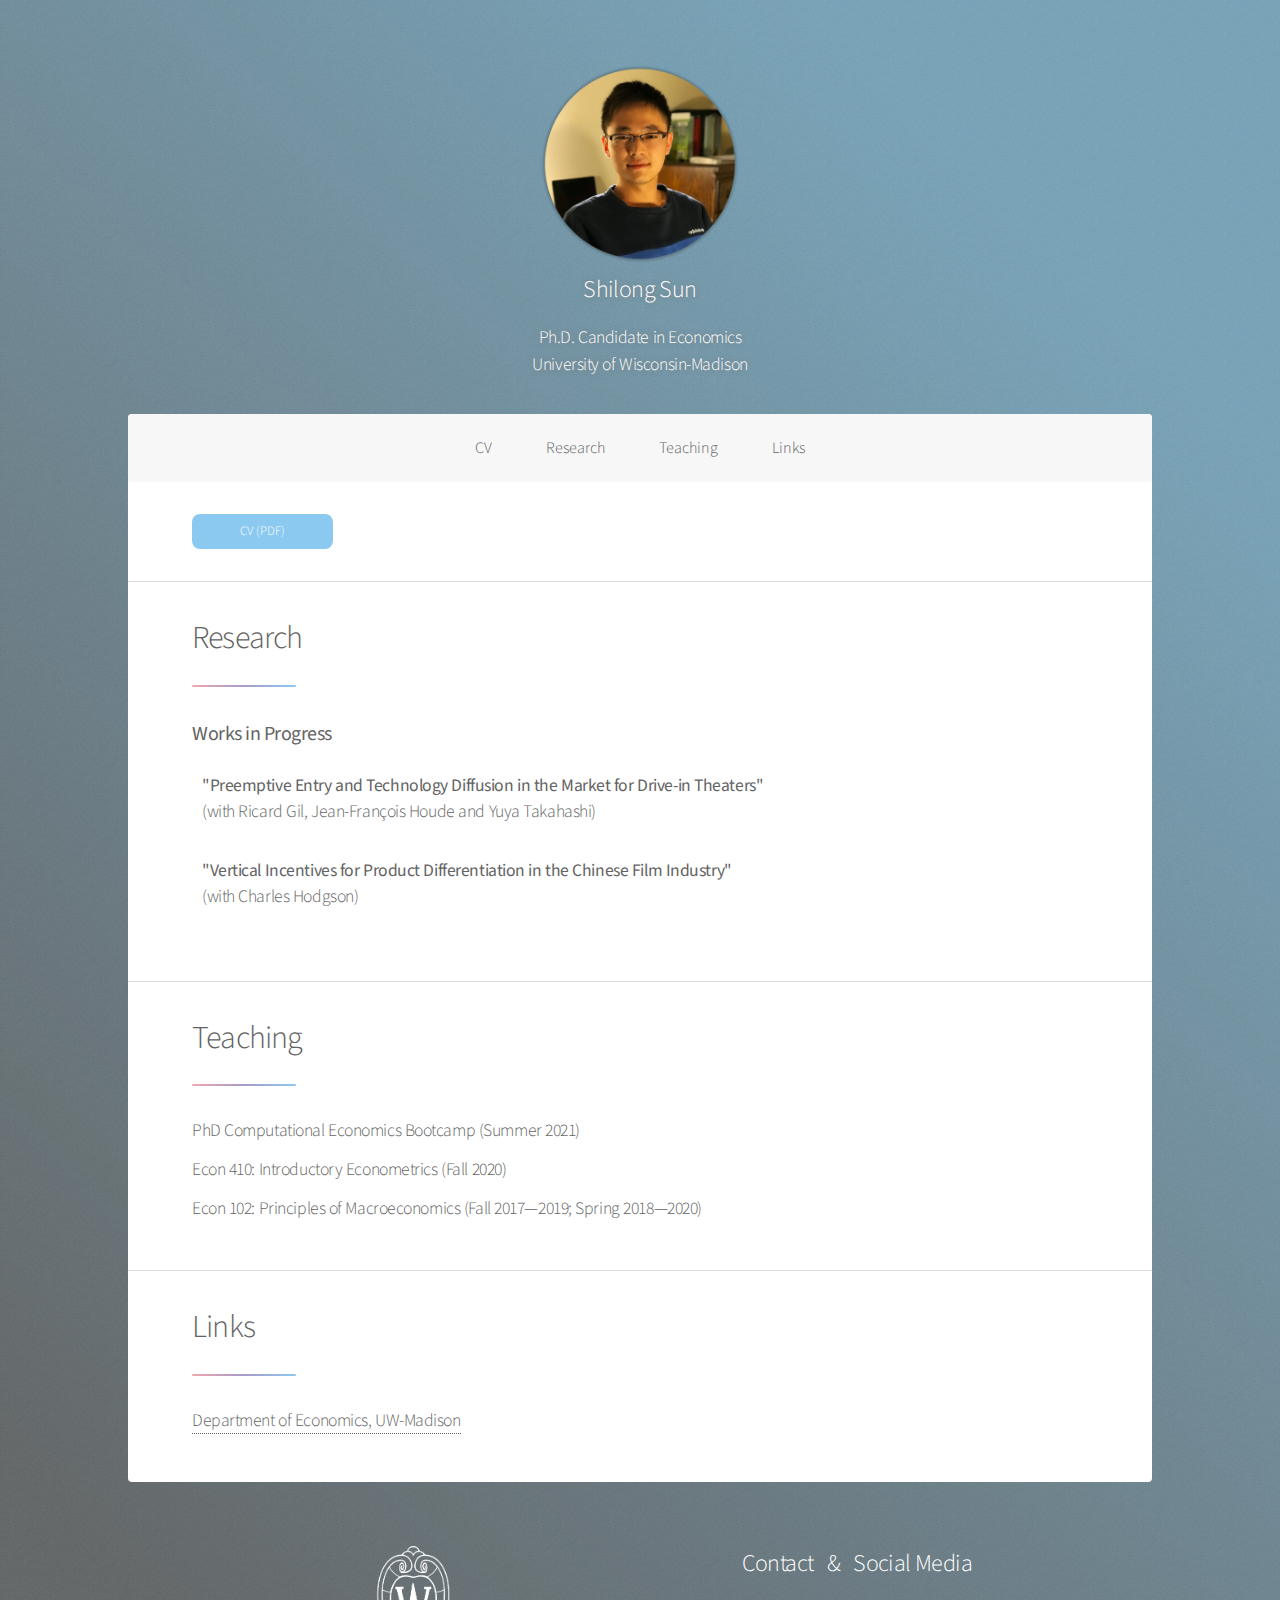
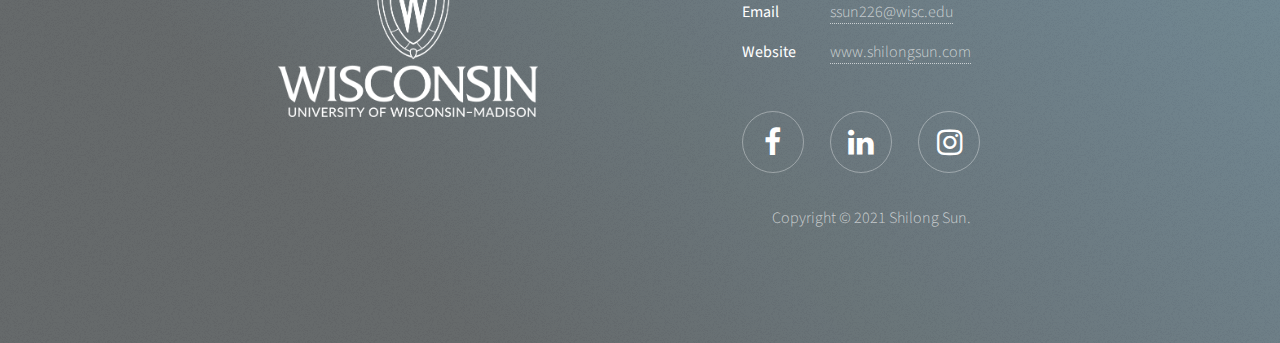
<file: index.html>
<!DOCTYPE HTML>
<html>
<head>
	<link rel="icon" href="./images/shilong_sun.png"/>
	<title>Shilong Sun</title>
	<meta charset="utf-8" />
	<meta name="description" content="Shilong Sun"/>
	<meta name="keywords" content="Shilongsun, Shilong Sun, shilongsun, 孫世龍, 孙世龙, Shilong, Sun"/>
	<meta name="author" content="Shilong Sun"/>
	<meta name="viewport" content="width=device-width, initial-scale=1, user-scalable=no" />
	<link rel="stylesheet" href="assets/css/main.css"/>
	<link rel="shortcut icon" href="./images/shilong_sun.png">
</head>
<body class="is-preload">

	<!-- Wrapper -->
	<div id="wrapper">

		<!-- Header -->
		<header id="header" class="alt">
			<img class="profileImage diminish" draggable="false" src="images/shilong_sun.png" alt="" />
			<h2 class="textShadow">Shilong Sun</h2>
			<h4 class="textShadow">
				Ph.D. Candidate in Economics</br>University of Wisconsin-Madison
			</h4>
		</header>

		<!-- Nav -->
		<span id="cv"></span>
		<nav id="nav">
			<ul>
				<li><a href="#cv" draggable="false" class="scrolly">CV</a></li>
				<li><a href="#research" draggable="false" class="scrolly">Research</a></li>
				<li><a href="#teaching" draggable="false" class="scrolly">Teaching</a></li>
				<li><a href="#links" draggable="false" class="scrolly">Links</a></li>
			</ul>
		</nav>

		<!-- Main -->
		<div id="main">

			<!-- Curriculum vitae -->
			<section  class="main">
				<div class="spotlight cv-icon">
					<div class="content">
						<ul class="actions">
							<li><a href="#" class="button special small">CV (PDF)</a></li>
						</ul>
					</div>
					<!-- <span class="image"><img src="images/cv.png" alt="" /></span> -->
				</div>
				<span id="research"></span>
			</section>


			<!-- Research -->

			<section class="main">  <!-- special -->
				<div class="spotlight">
					<div class="content">
						<header class="major">
							<h2>Research</h2>
						</header>

						<h3><b>Works in Progress</b></h3>
						<!-- <h4><b>Preemptive Entry and Technology Diffusion in the Market for Drive-in Theaters</b> (with Ricard Gil, Jean-François Houde and Yuya Takahashi)  </h4> -->
						<!-- research 1-->
						<h4 class="collapsible">
							<b>"Preemptive Entry and Technology Diffusion in the Market for Drive-in Theaters"</b><br>(with Ricard Gil, Jean-François Houde and Yuya Takahashi)
						</h4>
						<div class="content_accoridon">
							<h4>In progress.</h4>
						</div>

						<!-- research 2-->
						<h4 class="collapsible">
							<b>"Vertical Incentives for Product Differentiation in the Chinese Film Industry"</b><br>(with Charles Hodgson)
						</h4>
						<div class="content_accoridon">
							<h4>In progress.</h4>
						</div>

					</div>
				</div>
				<span id="teaching"></span>
			</section>

			<!-- Teaching -->
			<section class="main">
				<div class="spotlight">
					<div class="content">
						<header class="major">
							<h2>Teaching</h2>
						</header>
						<h4>PhD Computational Economics Bootcamp (Summer 2021)</h4>
						<h4>Econ 410: Introductory Econometrics (Fall 2020)</h4>
						<h4>Econ 102: Principles of Macroeconomics (Fall 2017—2019;  Spring 2018—2020)</h4>
					</div>
				</div>
				<span id="links"></span>
			</section>

			<!-- Links -->
			<section class="main">
				<div class="spotlight">
					<div class="content">
						<header class="major">
							<h2>Links</h2>
						</header>
						<h4><a target="_blank" draggable="false" href="https://econ.wisc.edu">Department of Economics, UW-Madison</a></h4>
					</div>
					<!-- <span class="icon major style1 fa-code"></span> -->
				</div>
			</section>
		</div>

		<!-- Footer -->
		<footer id="footer">
			<section>
				<center><img class="wisc-logo diminish" draggable="false" src="images/uw.png" alt="" width="50%" height="50%"/></center>
			</section>
			<section class="footer-contact-section">
				<div class="contact-wrapper">
					<h2>Contact &nbsp; &amp;  &nbsp; Social Media</h2>
					<dl class="alt">
						<dt>Email</dt>
						<dd><a href="mailto:ssun226@wisc.edu" draggable="false">ssun226@wisc.edu</a></dd>
						<dt>Website</dt>
						<dd><a target="_blank" draggable="false" href="https://www.shilongsun.com">www.shilongsun.com</a></dd>
					</dl>
					<ul class="icons">
						<h2><a target="_blank" href="https://www.facebook.com/profile.php?id=100009793691944" class="icon fa-facebook alt" draggable="false"><span class="label">Facebook</span></a>&nbsp&nbsp&nbsp&nbsp&nbsp
							<a target="_blank" href="https://www.linkedin.com/in/shilong-sun-8547876a/" class="icon fa-linkedin alt" draggable="false"><span class="label">Dribbble</span></a>&nbsp&nbsp&nbsp&nbsp&nbsp
							<a target="_blank" href="https://www.instagram.com/shilong.sun/" class="icon fa-instagram alt" draggable="false"><span class="label">Dribbble</span></a>&nbsp&nbsp&nbsp&nbsp&nbsp
						</h2>
					</ul>
					<p class="copyright"><p align="center">Copyright &copy; 2021 Shilong Sun.</p></p>
				</div>
			</section>
		</footer>
	</div>

	<!-- Scripts -->
	<script src="assets/js/jquery.min.js"></script>
	<script src="assets/js/jquery.scrollex.min.js"></script>
	<script src="assets/js/jquery.scrolly.min.js"></script>
	<script src="assets/js/skel.min.js"></script>
	<script src="assets/js/util.js"></script>
	<script src="assets/js/main.js"></script>
	<script src="assets/js/accordian.js"></script>

</body>
</html>
</file>
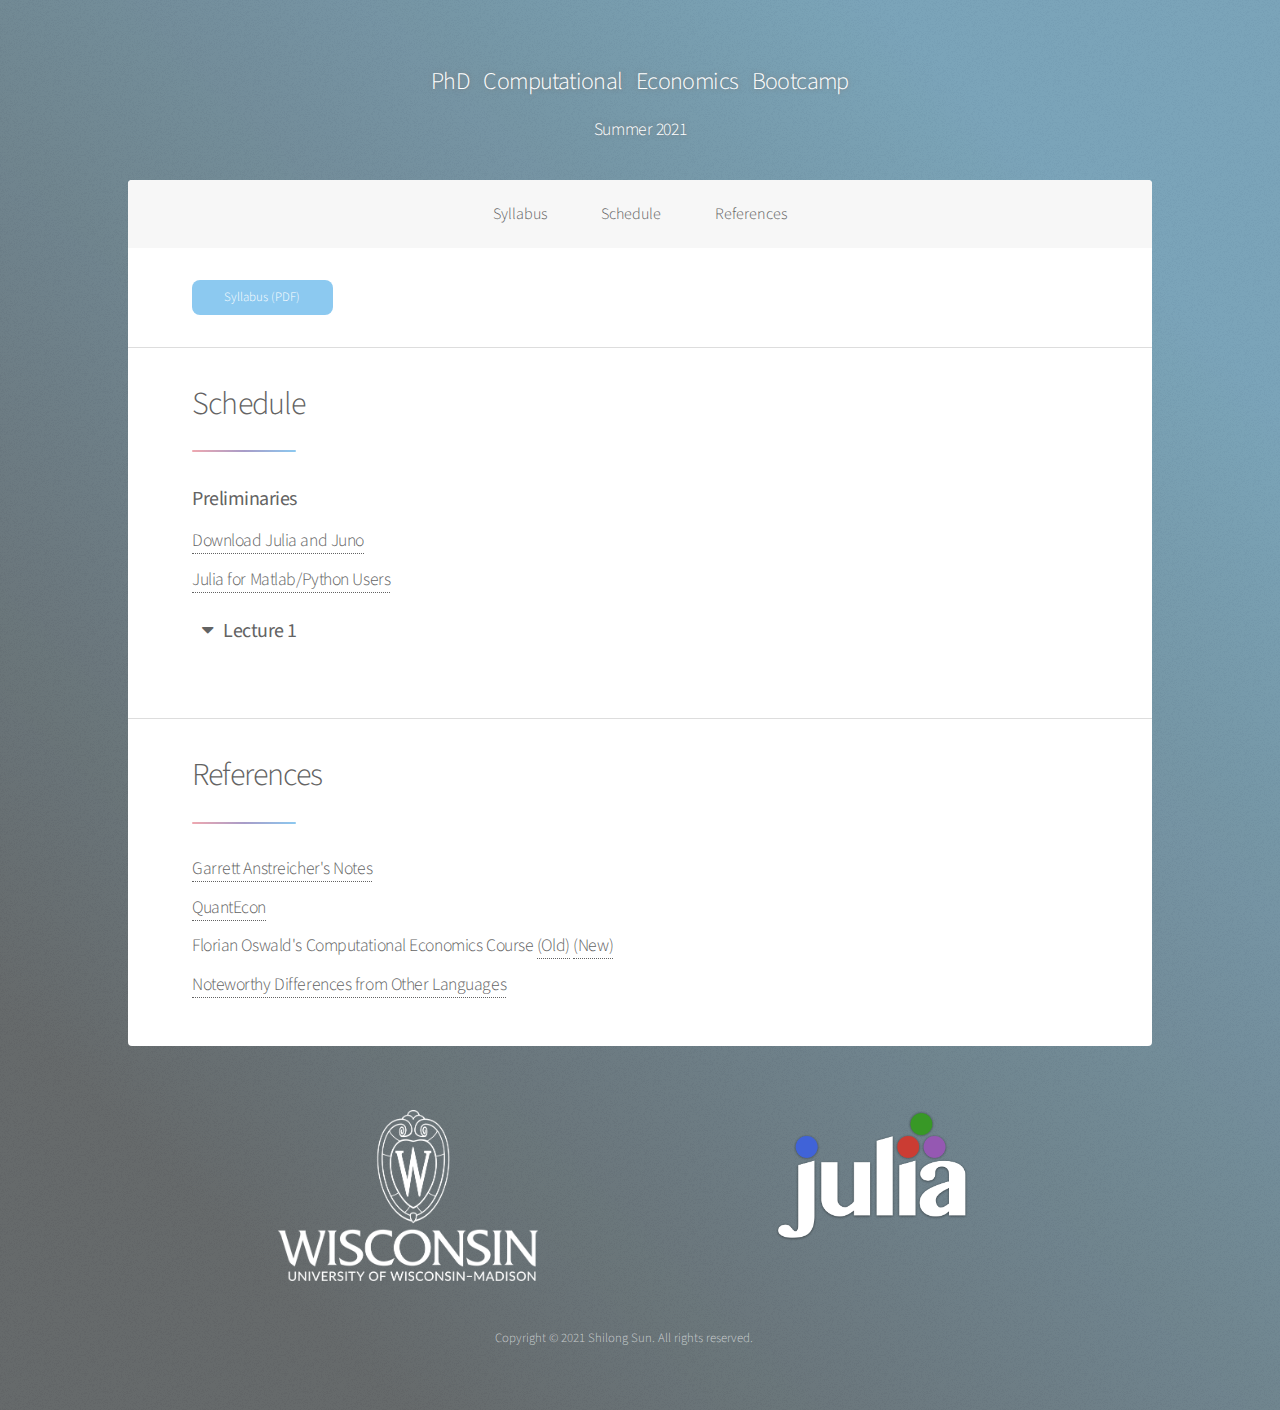
<file: compeconomics/index.html>
<!DOCTYPE HTML>
<html>
<head>
	<title>PhD Computational Economics Bootcamp</title>
	<meta charset="utf-8" />
	<meta name="description" content="Shilong Sun"/>
	<meta name="author" content="Shilong Sun"/>
	<meta name="viewport" content="width=device-width, initial-scale=1, user-scalable=no" />
	<link rel="stylesheet" href="assets/css/main.css"/>
</head>
<body class="is-preload">

	<!-- Wrapper -->
	<div id="wrapper">

		<!-- Header -->
		<header id="header" class="alt">
			<h2 class="textShadow">PhD &nbsp; Computational &nbsp; Economics &nbsp; Bootcamp</h2>
			<h4 class="textShadow">
				Summer 2021
			</h4>
		</header>

		<!-- Nav -->
		<span id="syllabus"></span>
		<nav id="nav">
			<ul>
				<li><a href="#syllabus" draggable="false" class="scrolly">Syllabus</a></li>
				<li><a href="#schedule" draggable="false" class="scrolly">Schedule</a></li>
				<li><a href="#reference" draggable="false" class="scrolly">References</a></li>
			</ul>
		</nav>

		<!-- Main -->
		<div id="main">

			<!-- Syllabus -->
			<section  class="main">
				<div class="spotlight cv-icon">
					<div class="content">
						<ul class="actions">
							<li><a href="index.html#syllabus" class="button special small">Syllabus (PDF)</a></li>
						</ul>
					</div>
					<!-- <span class="image"><img src="images/cv.png" alt="" /></span> -->
				</div>
				<span id="schedule"></span>
			</section>

			<!-- Schedule -->
			<section class="main">
				<div class="spotlight">
					<div class="content">
						<header class="major">
							<h2>Schedule</h2>
						</header>
						<h3>
							<b>Preliminaries</b>
						</h3>
						<div>
							<h4><a target="_blank" draggable="false" href="http://docs.junolab.org/stable/man/installation/">Download Julia and Juno</a></h4>
							<h4><a target="_blank" draggable="false" href="https://cheatsheets.quantecon.org">Julia for Matlab/Python Users</a></h4>
						</div>

						<!-- Lecture 1 -->
						<h3 class="collapsible">
							<i class="icon fa-caret-down"> &nbsp; </i>
							<b>Lecture 1</b>
						</h3>
						<div class="content_accoridon">
							<h3><b>Introduction:</b></h3>
							<h4>In progress.</h4>

							<h3><b>Performance:</b></h3>
							<h4><a target="_blank" draggable="false" href="https://www.youtube.com/watch?v=iv8rSLsi1xo">Github Tutorial</a></h4>
						</div>

					</div>
				</div>
			</section>

			<!-- reference -->
			<section class="main">
				<span id="reference" style="position: relative; top:-95px; display:block"></span>
				<div class="spotlight">
					<div class="content">
						<header class="major">
							<h2>References</h2>
						</header>
						<h4><a target="_blank" draggable="false" href="https://www.garrettanstreicher.com/teaching">Garrett Anstreicher's Notes</a></h4>
						<h4><a target="_blank" draggable="false" href="https://julia.quantecon.org/">QuantEcon</a></h4>
						<h4>Florian Oswald's Computational Economics Course <a target="_blank" draggable="false" href="https://scpo-compecon.github.io/CoursePack/">(Old)</a> <a target="_blank" draggable="false" href="https://floswald.github.io/NumericalMethods/">(New)</a></h4>
						<h4><a target="_blank" draggable="false" href="https://docs.julialang.org/en/v1/manual/noteworthy-differences/">Noteworthy Differences from Other Languages</a></h4>
					</div>
					<!-- <span class="icon major style1 fa-code"></span> -->
				</div>
			</section>
		</div>

		<!-- Footer -->
		<footer id="footer">
			<section>
				<center><img class="wisc-logo diminish" draggable="false" src="images/uw.png" alt="" width="50%" height="50%"/></center>
			</section>
			<section class="footer-contact-section">
				<div class="contact-wrapper">
					<dl class="alt">
						<center><img class="diminish" draggable="false" src="images/julialang_with_shadow.png" alt="" width="45%" height="45%"/></center>
					</dl>
				</div>
			</section>
			<div class="copyright">
				Copyright &copy; 2021 Shilong Sun. All rights reserved.
			</div>
		</footer>
	</div>

	<!-- Scripts -->
	<script src="assets/js/jquery.min.js"></script>
	<script src="assets/js/jquery.scrollex.min.js"></script>
	<script src="assets/js/jquery.scrolly.min.js"></script>
	<script src="assets/js/skel.min.js"></script>
	<script src="assets/js/util.js"></script>
	<script src="assets/js/main.js"></script>
	<script src="assets/js/accordian.js"></script>
</body>
</html>
</file>
<file: assets/css/main.css>
@import url(font-awesome.min.css);
@import "https://fonts.googleapis.com/css?family=Source+Sans+Pro:300,400";

/*
	Stellar by HTML5 UP
	html5up.net | @ajlkn
	Free for personal and commercial use under the CCA 3.0 license (html5up.net/license)
*/

/* Reset */

	html, body, div, span, applet, object, iframe, h1, h2, h3, h4, h5, h6, p, blockquote, pre, a, abbr, acronym, address, big, cite, code, del, dfn, em, img, ins, kbd, q, s, samp, small, strike, strong, sub, sup, tt, var, b, u, i, center, dl, dt, dd, ol, ul, li, fieldset, form, label, legend, table, caption, tbody, tfoot, thead, tr, th, td, article, aside, canvas, details, embed, figure, figcaption, footer, header, hgroup, menu, nav, output, ruby, section, summary, time, mark, audio, video {
		margin: 0;
		padding: 0;
		border: 0;
		font-size: 100%;
		font: inherit;
		vertical-align: baseline;
	}

	article, aside, details, figcaption, figure, footer, header, hgroup, menu, nav, section {
		display: block;
	}

	body {
		line-height: 1;
	}

	ol, ul {
		list-style: none;
	}

	blockquote, q {
		quotes: none;
	}

	blockquote:before, blockquote:after, q:before, q:after {
		content: '';
		content: none;
	}

	table {
		border-collapse: collapse;
		border-spacing: 0;
	}

	body {
		-webkit-text-size-adjust: none;
	}

.collapsible {
  /* background-color: #777; */
  color: white;
  cursor: pointer;
  padding: 10px;
  width: 100%;
  border: none;
  text-align: left;
  outline: none;
  /* font-size: 15px; */
}

.active, .collapsible:hover {
  background-color: #F0F8FF;
}

.content_accoridon {
  padding: 0 10px;
  max-height: 0;
  overflow: hidden;
  transition: max-height 0.2s ease-out;
  /* background-color: #f1f1f1; */
}


/* Box Model */

	*, *:before, *:after {
		-moz-box-sizing: border-box;
		-webkit-box-sizing: border-box;
		box-sizing: border-box;
	}

/* Grid */

	.row {
		border-bottom: solid 1px transparent;
		-moz-box-sizing: border-box;
		-webkit-box-sizing: border-box;
		box-sizing: border-box;
	}

	.row > * {
		float: left;
		-moz-box-sizing: border-box;
		-webkit-box-sizing: border-box;
		box-sizing: border-box;
	}

	.row:after, .row:before {
		content: '';
		display: block;
		clear: both;
		height: 0;
	}

	.row.uniform > * > :first-child {
		margin-top: 0;
	}

	.row.uniform > * > :last-child {
		margin-bottom: 0;
	}

	.row.\30 \25 > * {
		padding: 0 0 0 0em;
	}

	.row.\30 \25 {
		margin: 0 0 -1px 0em;
	}

	.row.uniform.\30 \25 > * {
		padding: 0em 0 0 0em;
	}

	.row.uniform.\30 \25 {
		margin: 0em 0 -1px 0em;
	}

	.row > * {
		padding: 0 0 0 1.5em;
	}

	.row {
		margin: 0 0 -1px -1.5em;
	}

	.row.uniform > * {
		padding: 1.5em 0 0 1.5em;
	}

	.row.uniform {
		margin: -1.5em 0 -1px -1.5em;
	}

	.row.\32 00\25 > * {
		padding: 0 0 0 3em;
	}

	.row.\32 00\25 {
		margin: 0 0 -1px -3em;
	}

	.row.uniform.\32 00\25 > * {
		padding: 3em 0 0 3em;
	}

	.row.uniform.\32 00\25 {
		margin: -3em 0 -1px -3em;
	}

	.row.\31 50\25 > * {
		padding: 0 0 0 2.25em;
	}

	.row.\31 50\25 {
		margin: 0 0 -1px -2.25em;
	}

	.row.uniform.\31 50\25 > * {
		padding: 2.25em 0 0 2.25em;
	}

	.row.uniform.\31 50\25 {
		margin: -2.25em 0 -1px -2.25em;
	}

	.row.\35 0\25 > * {
		padding: 0 0 0 0.75em;
	}

	.row.\35 0\25 {
		margin: 0 0 -1px -0.75em;
	}

	.row.uniform.\35 0\25 > * {
		padding: 0.75em 0 0 0.75em;
	}

	.row.uniform.\35 0\25 {
		margin: -0.75em 0 -1px -0.75em;
	}

	.row.\32 5\25 > * {
		padding: 0 0 0 0.375em;
	}

	.row.\32 5\25 {
		margin: 0 0 -1px -0.375em;
	}

	.row.uniform.\32 5\25 > * {
		padding: 0.375em 0 0 0.375em;
	}

	.row.uniform.\32 5\25 {
		margin: -0.375em 0 -1px -0.375em;
	}

	.\31 2u, .\31 2u\24 {
		width: 100%;
		clear: none;
		margin-left: 0;
	}

	.\31 1u, .\31 1u\24 {
		width: 91.6666666667%;
		clear: none;
		margin-left: 0;
	}

	.\31 0u, .\31 0u\24 {
		width: 83.3333333333%;
		clear: none;
		margin-left: 0;
	}

	.\39 u, .\39 u\24 {
		width: 75%;
		clear: none;
		margin-left: 0;
	}

	.\38 u, .\38 u\24 {
		width: 66.6666666667%;
		clear: none;
		margin-left: 0;
	}

	.\37 u, .\37 u\24 {
		width: 58.3333333333%;
		clear: none;
		margin-left: 0;
	}

	.\36 u, .\36 u\24 {
		width: 50%;
		clear: none;
		margin-left: 0;
	}

	.\35 u, .\35 u\24 {
		width: 41.6666666667%;
		clear: none;
		margin-left: 0;
	}

	.\34 u, .\34 u\24 {
		width: 33.3333333333%;
		clear: none;
		margin-left: 0;
	}

	.\33 u, .\33 u\24 {
		width: 25%;
		clear: none;
		margin-left: 0;
	}

	.\32 u, .\32 u\24 {
		width: 16.6666666667%;
		clear: none;
		margin-left: 0;
	}

	.\31 u, .\31 u\24 {
		width: 8.3333333333%;
		clear: none;
		margin-left: 0;
	}

	.\31 2u\24 + *,
	.\31 1u\24 + *,
	.\31 0u\24 + *,
	.\39 u\24 + *,
	.\38 u\24 + *,
	.\37 u\24 + *,
	.\36 u\24 + *,
	.\35 u\24 + *,
	.\34 u\24 + *,
	.\33 u\24 + *,
	.\32 u\24 + *,
	.\31 u\24 + * {
		clear: left;
	}

	.\-11u {
		margin-left: 91.66667%;
	}

	.\-10u {
		margin-left: 83.33333%;
	}

	.\-9u {
		margin-left: 75%;
	}

	.\-8u {
		margin-left: 66.66667%;
	}

	.\-7u {
		margin-left: 58.33333%;
	}

	.\-6u {
		margin-left: 50%;
	}

	.\-5u {
		margin-left: 41.66667%;
	}

	.\-4u {
		margin-left: 33.33333%;
	}

	.\-3u {
		margin-left: 25%;
	}

	.\-2u {
		margin-left: 16.66667%;
	}

	.\-1u {
		margin-left: 8.33333%;
	}

	@media screen and (max-width: 1680px) {

		.row > * {
			padding: 0 0 0 1.5em;
		}

		.row {
			margin: 0 0 -1px -1.5em;
		}

		.row.uniform > * {
			padding: 1.5em 0 0 1.5em;
		}

		.row.uniform {
			margin: -1.5em 0 -1px -1.5em;
		}

		.row.\32 00\25 > * {
			padding: 0 0 0 3em;
		}

		.row.\32 00\25 {
			margin: 0 0 -1px -3em;
		}

		.row.uniform.\32 00\25 > * {
			padding: 3em 0 0 3em;
		}

		.row.uniform.\32 00\25 {
			margin: -3em 0 -1px -3em;
		}

		.row.\31 50\25 > * {
			padding: 0 0 0 2.25em;
		}

		.row.\31 50\25 {
			margin: 0 0 -1px -2.25em;
		}

		.row.uniform.\31 50\25 > * {
			padding: 2.25em 0 0 2.25em;
		}

		.row.uniform.\31 50\25 {
			margin: -2.25em 0 -1px -2.25em;
		}

		.row.\35 0\25 > * {
			padding: 0 0 0 0.75em;
		}

		.row.\35 0\25 {
			margin: 0 0 -1px -0.75em;
		}

		.row.uniform.\35 0\25 > * {
			padding: 0.75em 0 0 0.75em;
		}

		.row.uniform.\35 0\25 {
			margin: -0.75em 0 -1px -0.75em;
		}

		.row.\32 5\25 > * {
			padding: 0 0 0 0.375em;
		}

		.row.\32 5\25 {
			margin: 0 0 -1px -0.375em;
		}

		.row.uniform.\32 5\25 > * {
			padding: 0.375em 0 0 0.375em;
		}

		.row.uniform.\32 5\25 {
			margin: -0.375em 0 -1px -0.375em;
		}

		.\31 2u\28xlarge\29, .\31 2u\24\28xlarge\29 {
			width: 100%;
			clear: none;
			margin-left: 0;
		}

		.\31 1u\28xlarge\29, .\31 1u\24\28xlarge\29 {
			width: 91.6666666667%;
			clear: none;
			margin-left: 0;
		}

		.\31 0u\28xlarge\29, .\31 0u\24\28xlarge\29 {
			width: 83.3333333333%;
			clear: none;
			margin-left: 0;
		}

		.\39 u\28xlarge\29, .\39 u\24\28xlarge\29 {
			width: 75%;
			clear: none;
			margin-left: 0;
		}

		.\38 u\28xlarge\29, .\38 u\24\28xlarge\29 {
			width: 66.6666666667%;
			clear: none;
			margin-left: 0;
		}

		.\37 u\28xlarge\29, .\37 u\24\28xlarge\29 {
			width: 58.3333333333%;
			clear: none;
			margin-left: 0;
		}

		.\36 u\28xlarge\29, .\36 u\24\28xlarge\29 {
			width: 50%;
			clear: none;
			margin-left: 0;
		}

		.\35 u\28xlarge\29, .\35 u\24\28xlarge\29 {
			width: 41.6666666667%;
			clear: none;
			margin-left: 0;
		}

		.\34 u\28xlarge\29, .\34 u\24\28xlarge\29 {
			width: 33.3333333333%;
			clear: none;
			margin-left: 0;
		}

		.\33 u\28xlarge\29, .\33 u\24\28xlarge\29 {
			width: 25%;
			clear: none;
			margin-left: 0;
		}

		.\32 u\28xlarge\29, .\32 u\24\28xlarge\29 {
			width: 16.6666666667%;
			clear: none;
			margin-left: 0;
		}

		.\31 u\28xlarge\29, .\31 u\24\28xlarge\29 {
			width: 8.3333333333%;
			clear: none;
			margin-left: 0;
		}

		.\31 2u\24\28xlarge\29 + *,
		.\31 1u\24\28xlarge\29 + *,
		.\31 0u\24\28xlarge\29 + *,
		.\39 u\24\28xlarge\29 + *,
		.\38 u\24\28xlarge\29 + *,
		.\37 u\24\28xlarge\29 + *,
		.\36 u\24\28xlarge\29 + *,
		.\35 u\24\28xlarge\29 + *,
		.\34 u\24\28xlarge\29 + *,
		.\33 u\24\28xlarge\29 + *,
		.\32 u\24\28xlarge\29 + *,
		.\31 u\24\28xlarge\29 + * {
			clear: left;
		}

		.\-11u\28xlarge\29 {
			margin-left: 91.66667%;
		}

		.\-10u\28xlarge\29 {
			margin-left: 83.33333%;
		}

		.\-9u\28xlarge\29 {
			margin-left: 75%;
		}

		.\-8u\28xlarge\29 {
			margin-left: 66.66667%;
		}

		.\-7u\28xlarge\29 {
			margin-left: 58.33333%;
		}

		.\-6u\28xlarge\29 {
			margin-left: 50%;
		}

		.\-5u\28xlarge\29 {
			margin-left: 41.66667%;
		}

		.\-4u\28xlarge\29 {
			margin-left: 33.33333%;
		}

		.\-3u\28xlarge\29 {
			margin-left: 25%;
		}

		.\-2u\28xlarge\29 {
			margin-left: 16.66667%;
		}

		.\-1u\28xlarge\29 {
			margin-left: 8.33333%;
		}

	}

	@media screen and (max-width: 1280px) {

		.row > * {
			padding: 0 0 0 1.5em;
		}

		.row {
			margin: 0 0 -1px -1.5em;
		}

		.row.uniform > * {
			padding: 1.5em 0 0 1.5em;
		}

		.row.uniform {
			margin: -1.5em 0 -1px -1.5em;
		}

		.row.\32 00\25 > * {
			padding: 0 0 0 3em;
		}

		.row.\32 00\25 {
			margin: 0 0 -1px -3em;
		}

		.row.uniform.\32 00\25 > * {
			padding: 3em 0 0 3em;
		}

		.row.uniform.\32 00\25 {
			margin: -3em 0 -1px -3em;
		}

		.row.\31 50\25 > * {
			padding: 0 0 0 2.25em;
		}

		.row.\31 50\25 {
			margin: 0 0 -1px -2.25em;
		}

		.row.uniform.\31 50\25 > * {
			padding: 2.25em 0 0 2.25em;
		}

		.row.uniform.\31 50\25 {
			margin: -2.25em 0 -1px -2.25em;
		}

		.row.\35 0\25 > * {
			padding: 0 0 0 0.75em;
		}

		.row.\35 0\25 {
			margin: 0 0 -1px -0.75em;
		}

		.row.uniform.\35 0\25 > * {
			padding: 0.75em 0 0 0.75em;
		}

		.row.uniform.\35 0\25 {
			margin: -0.75em 0 -1px -0.75em;
		}

		.row.\32 5\25 > * {
			padding: 0 0 0 0.375em;
		}

		.row.\32 5\25 {
			margin: 0 0 -1px -0.375em;
		}

		.row.uniform.\32 5\25 > * {
			padding: 0.375em 0 0 0.375em;
		}

		.row.uniform.\32 5\25 {
			margin: -0.375em 0 -1px -0.375em;
		}

		.\31 2u\28large\29, .\31 2u\24\28large\29 {
			width: 100%;
			clear: none;
			margin-left: 0;
		}

		.\31 1u\28large\29, .\31 1u\24\28large\29 {
			width: 91.6666666667%;
			clear: none;
			margin-left: 0;
		}

		.\31 0u\28large\29, .\31 0u\24\28large\29 {
			width: 83.3333333333%;
			clear: none;
			margin-left: 0;
		}

		.\39 u\28large\29, .\39 u\24\28large\29 {
			width: 75%;
			clear: none;
			margin-left: 0;
		}

		.\38 u\28large\29, .\38 u\24\28large\29 {
			width: 66.6666666667%;
			clear: none;
			margin-left: 0;
		}

		.\37 u\28large\29, .\37 u\24\28large\29 {
			width: 58.3333333333%;
			clear: none;
			margin-left: 0;
		}

		.\36 u\28large\29, .\36 u\24\28large\29 {
			width: 50%;
			clear: none;
			margin-left: 0;
		}

		.\35 u\28large\29, .\35 u\24\28large\29 {
			width: 41.6666666667%;
			clear: none;
			margin-left: 0;
		}

		.\34 u\28large\29, .\34 u\24\28large\29 {
			width: 33.3333333333%;
			clear: none;
			margin-left: 0;
		}

		.\33 u\28large\29, .\33 u\24\28large\29 {
			width: 25%;
			clear: none;
			margin-left: 0;
		}

		.\32 u\28large\29, .\32 u\24\28large\29 {
			width: 16.6666666667%;
			clear: none;
			margin-left: 0;
		}

		.\31 u\28large\29, .\31 u\24\28large\29 {
			width: 8.3333333333%;
			clear: none;
			margin-left: 0;
		}

		.\31 2u\24\28large\29 + *,
		.\31 1u\24\28large\29 + *,
		.\31 0u\24\28large\29 + *,
		.\39 u\24\28large\29 + *,
		.\38 u\24\28large\29 + *,
		.\37 u\24\28large\29 + *,
		.\36 u\24\28large\29 + *,
		.\35 u\24\28large\29 + *,
		.\34 u\24\28large\29 + *,
		.\33 u\24\28large\29 + *,
		.\32 u\24\28large\29 + *,
		.\31 u\24\28large\29 + * {
			clear: left;
		}

		.\-11u\28large\29 {
			margin-left: 91.66667%;
		}

		.\-10u\28large\29 {
			margin-left: 83.33333%;
		}

		.\-9u\28large\29 {
			margin-left: 75%;
		}

		.\-8u\28large\29 {
			margin-left: 66.66667%;
		}

		.\-7u\28large\29 {
			margin-left: 58.33333%;
		}

		.\-6u\28large\29 {
			margin-left: 50%;
		}

		.\-5u\28large\29 {
			margin-left: 41.66667%;
		}

		.\-4u\28large\29 {
			margin-left: 33.33333%;
		}

		.\-3u\28large\29 {
			margin-left: 25%;
		}

		.\-2u\28large\29 {
			margin-left: 16.66667%;
		}

		.\-1u\28large\29 {
			margin-left: 8.33333%;
		}

	}

	@media screen and (max-width: 980px) {

		.row > * {
			padding: 0 0 0 1.5em;
		}

		.row {
			margin: 0 0 -1px -1.5em;
		}

		.row.uniform > * {
			padding: 1.5em 0 0 1.5em;
		}

		.row.uniform {
			margin: -1.5em 0 -1px -1.5em;
		}

		.row.\32 00\25 > * {
			padding: 0 0 0 3em;
		}

		.row.\32 00\25 {
			margin: 0 0 -1px -3em;
		}

		.row.uniform.\32 00\25 > * {
			padding: 3em 0 0 3em;
		}

		.row.uniform.\32 00\25 {
			margin: -3em 0 -1px -3em;
		}

		.row.\31 50\25 > * {
			padding: 0 0 0 2.25em;
		}

		.row.\31 50\25 {
			margin: 0 0 -1px -2.25em;
		}

		.row.uniform.\31 50\25 > * {
			padding: 2.25em 0 0 2.25em;
		}

		.row.uniform.\31 50\25 {
			margin: -2.25em 0 -1px -2.25em;
		}

		.row.\35 0\25 > * {
			padding: 0 0 0 0.75em;
		}

		.row.\35 0\25 {
			margin: 0 0 -1px -0.75em;
		}

		.row.uniform.\35 0\25 > * {
			padding: 0.75em 0 0 0.75em;
		}

		.row.uniform.\35 0\25 {
			margin: -0.75em 0 -1px -0.75em;
		}

		.row.\32 5\25 > * {
			padding: 0 0 0 0.375em;
		}

		.row.\32 5\25 {
			margin: 0 0 -1px -0.375em;
		}

		.row.uniform.\32 5\25 > * {
			padding: 0.375em 0 0 0.375em;
		}

		.row.uniform.\32 5\25 {
			margin: -0.375em 0 -1px -0.375em;
		}

		.\31 2u\28medium\29, .\31 2u\24\28medium\29 {
			width: 100%;
			clear: none;
			margin-left: 0;
		}

		.\31 1u\28medium\29, .\31 1u\24\28medium\29 {
			width: 91.6666666667%;
			clear: none;
			margin-left: 0;
		}

		.\31 0u\28medium\29, .\31 0u\24\28medium\29 {
			width: 83.3333333333%;
			clear: none;
			margin-left: 0;
		}

		.\39 u\28medium\29, .\39 u\24\28medium\29 {
			width: 75%;
			clear: none;
			margin-left: 0;
		}

		.\38 u\28medium\29, .\38 u\24\28medium\29 {
			width: 66.6666666667%;
			clear: none;
			margin-left: 0;
		}

		.\37 u\28medium\29, .\37 u\24\28medium\29 {
			width: 58.3333333333%;
			clear: none;
			margin-left: 0;
		}

		.\36 u\28medium\29, .\36 u\24\28medium\29 {
			width: 50%;
			clear: none;
			margin-left: 0;
		}

		.\35 u\28medium\29, .\35 u\24\28medium\29 {
			width: 41.6666666667%;
			clear: none;
			margin-left: 0;
		}

		.\34 u\28medium\29, .\34 u\24\28medium\29 {
			width: 33.3333333333%;
			clear: none;
			margin-left: 0;
		}

		.\33 u\28medium\29, .\33 u\24\28medium\29 {
			width: 25%;
			clear: none;
			margin-left: 0;
		}

		.\32 u\28medium\29, .\32 u\24\28medium\29 {
			width: 16.6666666667%;
			clear: none;
			margin-left: 0;
		}

		.\31 u\28medium\29, .\31 u\24\28medium\29 {
			width: 8.3333333333%;
			clear: none;
			margin-left: 0;
		}

		.\31 2u\24\28medium\29 + *,
		.\31 1u\24\28medium\29 + *,
		.\31 0u\24\28medium\29 + *,
		.\39 u\24\28medium\29 + *,
		.\38 u\24\28medium\29 + *,
		.\37 u\24\28medium\29 + *,
		.\36 u\24\28medium\29 + *,
		.\35 u\24\28medium\29 + *,
		.\34 u\24\28medium\29 + *,
		.\33 u\24\28medium\29 + *,
		.\32 u\24\28medium\29 + *,
		.\31 u\24\28medium\29 + * {
			clear: left;
		}

		.\-11u\28medium\29 {
			margin-left: 91.66667%;
		}

		.\-10u\28medium\29 {
			margin-left: 83.33333%;
		}

		.\-9u\28medium\29 {
			margin-left: 75%;
		}

		.\-8u\28medium\29 {
			margin-left: 66.66667%;
		}

		.\-7u\28medium\29 {
			margin-left: 58.33333%;
		}

		.\-6u\28medium\29 {
			margin-left: 50%;
		}

		.\-5u\28medium\29 {
			margin-left: 41.66667%;
		}

		.\-4u\28medium\29 {
			margin-left: 33.33333%;
		}

		.\-3u\28medium\29 {
			margin-left: 25%;
		}

		.\-2u\28medium\29 {
			margin-left: 16.66667%;
		}

		.\-1u\28medium\29 {
			margin-left: 8.33333%;
		}

	}

	@media screen and (max-width: 736px) {

		.row > * {
			padding: 0 0 0 1em;
		}

		.row {
			margin: 0 0 -1px -1em;
		}

		.row.uniform > * {
			padding: 1em 0 0 1em;
		}

		.row.uniform {
			margin: -1em 0 -1px -1em;
		}

		.row.\32 00\25 > * {
			padding: 0 0 0 2em;
		}

		.row.\32 00\25 {
			margin: 0 0 -1px -2em;
		}

		.row.uniform.\32 00\25 > * {
			padding: 2em 0 0 2em;
		}

		.row.uniform.\32 00\25 {
			margin: -2em 0 -1px -2em;
		}

		.row.\31 50\25 > * {
			padding: 0 0 0 1.5em;
		}

		.row.\31 50\25 {
			margin: 0 0 -1px -1.5em;
		}

		.row.uniform.\31 50\25 > * {
			padding: 1.5em 0 0 1.5em;
		}

		.row.uniform.\31 50\25 {
			margin: -1.5em 0 -1px -1.5em;
		}

		.row.\35 0\25 > * {
			padding: 0 0 0 0.5em;
		}

		.row.\35 0\25 {
			margin: 0 0 -1px -0.5em;
		}

		.row.uniform.\35 0\25 > * {
			padding: 0.5em 0 0 0.5em;
		}

		.row.uniform.\35 0\25 {
			margin: -0.5em 0 -1px -0.5em;
		}

		.row.\32 5\25 > * {
			padding: 0 0 0 0.25em;
		}

		.row.\32 5\25 {
			margin: 0 0 -1px -0.25em;
		}

		.row.uniform.\32 5\25 > * {
			padding: 0.25em 0 0 0.25em;
		}

		.row.uniform.\32 5\25 {
			margin: -0.25em 0 -1px -0.25em;
		}

		.\31 2u\28small\29, .\31 2u\24\28small\29 {
			width: 100%;
			clear: none;
			margin-left: 0;
		}

		.\31 1u\28small\29, .\31 1u\24\28small\29 {
			width: 91.6666666667%;
			clear: none;
			margin-left: 0;
		}

		.\31 0u\28small\29, .\31 0u\24\28small\29 {
			width: 83.3333333333%;
			clear: none;
			margin-left: 0;
		}

		.\39 u\28small\29, .\39 u\24\28small\29 {
			width: 75%;
			clear: none;
			margin-left: 0;
		}

		.\38 u\28small\29, .\38 u\24\28small\29 {
			width: 66.6666666667%;
			clear: none;
			margin-left: 0;
		}

		.\37 u\28small\29, .\37 u\24\28small\29 {
			width: 58.3333333333%;
			clear: none;
			margin-left: 0;
		}

		.\36 u\28small\29, .\36 u\24\28small\29 {
			width: 50%;
			clear: none;
			margin-left: 0;
		}

		.\35 u\28small\29, .\35 u\24\28small\29 {
			width: 41.6666666667%;
			clear: none;
			margin-left: 0;
		}

		.\34 u\28small\29, .\34 u\24\28small\29 {
			width: 33.3333333333%;
			clear: none;
			margin-left: 0;
		}

		.\33 u\28small\29, .\33 u\24\28small\29 {
			width: 25%;
			clear: none;
			margin-left: 0;
		}

		.\32 u\28small\29, .\32 u\24\28small\29 {
			width: 16.6666666667%;
			clear: none;
			margin-left: 0;
		}

		.\31 u\28small\29, .\31 u\24\28small\29 {
			width: 8.3333333333%;
			clear: none;
			margin-left: 0;
		}

		.\31 2u\24\28small\29 + *,
		.\31 1u\24\28small\29 + *,
		.\31 0u\24\28small\29 + *,
		.\39 u\24\28small\29 + *,
		.\38 u\24\28small\29 + *,
		.\37 u\24\28small\29 + *,
		.\36 u\24\28small\29 + *,
		.\35 u\24\28small\29 + *,
		.\34 u\24\28small\29 + *,
		.\33 u\24\28small\29 + *,
		.\32 u\24\28small\29 + *,
		.\31 u\24\28small\29 + * {
			clear: left;
		}

		.\-11u\28small\29 {
			margin-left: 91.66667%;
		}

		.\-10u\28small\29 {
			margin-left: 83.33333%;
		}

		.\-9u\28small\29 {
			margin-left: 75%;
		}

		.\-8u\28small\29 {
			margin-left: 66.66667%;
		}

		.\-7u\28small\29 {
			margin-left: 58.33333%;
		}

		.\-6u\28small\29 {
			margin-left: 50%;
		}

		.\-5u\28small\29 {
			margin-left: 41.66667%;
		}

		.\-4u\28small\29 {
			margin-left: 33.33333%;
		}

		.\-3u\28small\29 {
			margin-left: 25%;
		}

		.\-2u\28small\29 {
			margin-left: 16.66667%;
		}

		.\-1u\28small\29 {
			margin-left: 8.33333%;
		}

	}

	@media screen and (max-width: 480px) {

		.row > * {
			padding: 0 0 0 1em;
		}

		.row {
			margin: 0 0 -1px -1em;
		}

		.row.uniform > * {
			padding: 1em 0 0 1em;
		}

		.row.uniform {
			margin: -1em 0 -1px -1em;
		}

		.row.\32 00\25 > * {
			padding: 0 0 0 2em;
		}

		.row.\32 00\25 {
			margin: 0 0 -1px -2em;
		}

		.row.uniform.\32 00\25 > * {
			padding: 2em 0 0 2em;
		}

		.row.uniform.\32 00\25 {
			margin: -2em 0 -1px -2em;
		}

		.row.\31 50\25 > * {
			padding: 0 0 0 1.5em;
		}

		.row.\31 50\25 {
			margin: 0 0 -1px -1.5em;
		}

		.row.uniform.\31 50\25 > * {
			padding: 1.5em 0 0 1.5em;
		}

		.row.uniform.\31 50\25 {
			margin: -1.5em 0 -1px -1.5em;
		}

		.row.\35 0\25 > * {
			padding: 0 0 0 0.5em;
		}

		.row.\35 0\25 {
			margin: 0 0 -1px -0.5em;
		}

		.row.uniform.\35 0\25 > * {
			padding: 0.5em 0 0 0.5em;
		}

		.row.uniform.\35 0\25 {
			margin: -0.5em 0 -1px -0.5em;
		}

		.row.\32 5\25 > * {
			padding: 0 0 0 0.25em;
		}

		.row.\32 5\25 {
			margin: 0 0 -1px -0.25em;
		}

		.row.uniform.\32 5\25 > * {
			padding: 0.25em 0 0 0.25em;
		}

		.row.uniform.\32 5\25 {
			margin: -0.25em 0 -1px -0.25em;
		}

		.\31 2u\28xsmall\29, .\31 2u\24\28xsmall\29 {
			width: 100%;
			clear: none;
			margin-left: 0;
		}

		.\31 1u\28xsmall\29, .\31 1u\24\28xsmall\29 {
			width: 91.6666666667%;
			clear: none;
			margin-left: 0;
		}

		.\31 0u\28xsmall\29, .\31 0u\24\28xsmall\29 {
			width: 83.3333333333%;
			clear: none;
			margin-left: 0;
		}

		.\39 u\28xsmall\29, .\39 u\24\28xsmall\29 {
			width: 75%;
			clear: none;
			margin-left: 0;
		}

		.\38 u\28xsmall\29, .\38 u\24\28xsmall\29 {
			width: 66.6666666667%;
			clear: none;
			margin-left: 0;
		}

		.\37 u\28xsmall\29, .\37 u\24\28xsmall\29 {
			width: 58.3333333333%;
			clear: none;
			margin-left: 0;
		}

		.\36 u\28xsmall\29, .\36 u\24\28xsmall\29 {
			width: 50%;
			clear: none;
			margin-left: 0;
		}

		.\35 u\28xsmall\29, .\35 u\24\28xsmall\29 {
			width: 41.6666666667%;
			clear: none;
			margin-left: 0;
		}

		.\34 u\28xsmall\29, .\34 u\24\28xsmall\29 {
			width: 33.3333333333%;
			clear: none;
			margin-left: 0;
		}

		.\33 u\28xsmall\29, .\33 u\24\28xsmall\29 {
			width: 25%;
			clear: none;
			margin-left: 0;
		}

		.\32 u\28xsmall\29, .\32 u\24\28xsmall\29 {
			width: 16.6666666667%;
			clear: none;
			margin-left: 0;
		}

		.\31 u\28xsmall\29, .\31 u\24\28xsmall\29 {
			width: 8.3333333333%;
			clear: none;
			margin-left: 0;
		}

		.\31 2u\24\28xsmall\29 + *,
		.\31 1u\24\28xsmall\29 + *,
		.\31 0u\24\28xsmall\29 + *,
		.\39 u\24\28xsmall\29 + *,
		.\38 u\24\28xsmall\29 + *,
		.\37 u\24\28xsmall\29 + *,
		.\36 u\24\28xsmall\29 + *,
		.\35 u\24\28xsmall\29 + *,
		.\34 u\24\28xsmall\29 + *,
		.\33 u\24\28xsmall\29 + *,
		.\32 u\24\28xsmall\29 + *,
		.\31 u\24\28xsmall\29 + * {
			clear: left;
		}

		.\-11u\28xsmall\29 {
			margin-left: 91.66667%;
		}

		.\-10u\28xsmall\29 {
			margin-left: 83.33333%;
		}

		.\-9u\28xsmall\29 {
			margin-left: 75%;
		}

		.\-8u\28xsmall\29 {
			margin-left: 66.66667%;
		}

		.\-7u\28xsmall\29 {
			margin-left: 58.33333%;
		}

		.\-6u\28xsmall\29 {
			margin-left: 50%;
		}

		.\-5u\28xsmall\29 {
			margin-left: 41.66667%;
		}

		.\-4u\28xsmall\29 {
			margin-left: 33.33333%;
		}

		.\-3u\28xsmall\29 {
			margin-left: 25%;
		}

		.\-2u\28xsmall\29 {
			margin-left: 16.66667%;
		}

		.\-1u\28xsmall\29 {
			margin-left: 8.33333%;
		}

	}

	@media screen and (max-width: 360px) {

		.row > * {
			padding: 0 0 0 1em;
		}

		.row {
			margin: 0 0 -1px -1em;
		}

		.row.uniform > * {
			padding: 1em 0 0 1em;
		}

		.row.uniform {
			margin: -1em 0 -1px -1em;
		}

		.row.\32 00\25 > * {
			padding: 0 0 0 2em;
		}

		.row.\32 00\25 {
			margin: 0 0 -1px -2em;
		}

		.row.uniform.\32 00\25 > * {
			padding: 2em 0 0 2em;
		}

		.row.uniform.\32 00\25 {
			margin: -2em 0 -1px -2em;
		}

		.row.\31 50\25 > * {
			padding: 0 0 0 1.5em;
		}

		.row.\31 50\25 {
			margin: 0 0 -1px -1.5em;
		}

		.row.uniform.\31 50\25 > * {
			padding: 1.5em 0 0 1.5em;
		}

		.row.uniform.\31 50\25 {
			margin: -1.5em 0 -1px -1.5em;
		}

		.row.\35 0\25 > * {
			padding: 0 0 0 0.5em;
		}

		.row.\35 0\25 {
			margin: 0 0 -1px -0.5em;
		}

		.row.uniform.\35 0\25 > * {
			padding: 0.5em 0 0 0.5em;
		}

		.row.uniform.\35 0\25 {
			margin: -0.5em 0 -1px -0.5em;
		}

		.row.\32 5\25 > * {
			padding: 0 0 0 0.25em;
		}

		.row.\32 5\25 {
			margin: 0 0 -1px -0.25em;
		}

		.row.uniform.\32 5\25 > * {
			padding: 0.25em 0 0 0.25em;
		}

		.row.uniform.\32 5\25 {
			margin: -0.25em 0 -1px -0.25em;
		}

		.\31 2u\28xxsmall\29, .\31 2u\24\28xxsmall\29 {
			width: 100%;
			clear: none;
			margin-left: 0;
		}

		.\31 1u\28xxsmall\29, .\31 1u\24\28xxsmall\29 {
			width: 91.6666666667%;
			clear: none;
			margin-left: 0;
		}

		.\31 0u\28xxsmall\29, .\31 0u\24\28xxsmall\29 {
			width: 83.3333333333%;
			clear: none;
			margin-left: 0;
		}

		.\39 u\28xxsmall\29, .\39 u\24\28xxsmall\29 {
			width: 75%;
			clear: none;
			margin-left: 0;
		}

		.\38 u\28xxsmall\29, .\38 u\24\28xxsmall\29 {
			width: 66.6666666667%;
			clear: none;
			margin-left: 0;
		}

		.\37 u\28xxsmall\29, .\37 u\24\28xxsmall\29 {
			width: 58.3333333333%;
			clear: none;
			margin-left: 0;
		}

		.\36 u\28xxsmall\29, .\36 u\24\28xxsmall\29 {
			width: 50%;
			clear: none;
			margin-left: 0;
		}

		.\35 u\28xxsmall\29, .\35 u\24\28xxsmall\29 {
			width: 41.6666666667%;
			clear: none;
			margin-left: 0;
		}

		.\34 u\28xxsmall\29, .\34 u\24\28xxsmall\29 {
			width: 33.3333333333%;
			clear: none;
			margin-left: 0;
		}

		.\33 u\28xxsmall\29, .\33 u\24\28xxsmall\29 {
			width: 25%;
			clear: none;
			margin-left: 0;
		}

		.\32 u\28xxsmall\29, .\32 u\24\28xxsmall\29 {
			width: 16.6666666667%;
			clear: none;
			margin-left: 0;
		}

		.\31 u\28xxsmall\29, .\31 u\24\28xxsmall\29 {
			width: 8.3333333333%;
			clear: none;
			margin-left: 0;
		}

		.\31 2u\24\28xxsmall\29 + *,
		.\31 1u\24\28xxsmall\29 + *,
		.\31 0u\24\28xxsmall\29 + *,
		.\39 u\24\28xxsmall\29 + *,
		.\38 u\24\28xxsmall\29 + *,
		.\37 u\24\28xxsmall\29 + *,
		.\36 u\24\28xxsmall\29 + *,
		.\35 u\24\28xxsmall\29 + *,
		.\34 u\24\28xxsmall\29 + *,
		.\33 u\24\28xxsmall\29 + *,
		.\32 u\24\28xxsmall\29 + *,
		.\31 u\24\28xxsmall\29 + * {
			clear: left;
		}

		.\-11u\28xxsmall\29 {
			margin-left: 91.66667%;
		}

		.\-10u\28xxsmall\29 {
			margin-left: 83.33333%;
		}

		.\-9u\28xxsmall\29 {
			margin-left: 75%;
		}

		.\-8u\28xxsmall\29 {
			margin-left: 66.66667%;
		}

		.\-7u\28xxsmall\29 {
			margin-left: 58.33333%;
		}

		.\-6u\28xxsmall\29 {
			margin-left: 50%;
		}

		.\-5u\28xxsmall\29 {
			margin-left: 41.66667%;
		}

		.\-4u\28xxsmall\29 {
			margin-left: 33.33333%;
		}

		.\-3u\28xxsmall\29 {
			margin-left: 25%;
		}

		.\-2u\28xxsmall\29 {
			margin-left: 16.66667%;
		}

		.\-1u\28xxsmall\29 {
			margin-left: 8.33333%;
		}

	}

/* Basic */

	@-ms-viewport {
		width: device-width;
	}

	body {
		-ms-overflow-style: scrollbar;
	}

	@media screen and (max-width: 480px) {

		html, body {
			min-width: 320px;
		}

	}

	body {
		background-color: #7aa4b8;
		background-image: url("images/overlay.png"), -moz-linear-gradient(45deg, #646767 15%, #7aa4b8 85%);
		background-image: url("images/overlay.png"), -webkit-linear-gradient(45deg, #646767 15%, #7aa4b8 85%);
		background-image: url("images/overlay.png"), -ms-linear-gradient(45deg, #646767 15%, #7aa4b8 85%);
		background-image: url("images/overlay.png"), linear-gradient(45deg, #646767 15%, #7aa4b8 85%);
	}

		body.is-loading *, body.is-loading *:before, body.is-loading *:after {
			-moz-animation: none !important;
			-webkit-animation: none !important;
			-ms-animation: none !important;
			animation: none !important;
			-moz-transition: none !important;
			-webkit-transition: none !important;
			-ms-transition: none !important;
			transition: none !important;
		}

/* Type */

	body {
		background-color: #ffffff;
		color: rgba(255, 255, 255, 0.65);
	}

	body, input, select, textarea {
		font-family: "Source Sans Pro", Helvetica, sans-serif;
		font-size: 17pt;
		font-weight: 300;
		line-height: 1.65;
	}

		@media screen and (max-width: 1680px) {

			body, input, select, textarea {
				font-size: 14pt;
			}

		}

		@media screen and (max-width: 1280px) {

			body, input, select, textarea {
				font-size: 12pt;
			}

		}

		@media screen and (max-width: 360px) {

			body, input, select, textarea {
				font-size: 11pt;
			}

		}

	a {
		-moz-transition: color 0.2s ease, border-bottom 0.2s ease;
		-webkit-transition: color 0.2s ease, border-bottom 0.2s ease;
		-ms-transition: color 0.2s ease, border-bottom 0.2s ease;
		transition: color 0.2s ease, border-bottom 0.2s ease;
		text-decoration: none;
		border-bottom: dotted 1px;
		color: inherit;
	}

		a:hover {
			border-bottom-color: transparent;
		}

	strong, b {
		font-weight: 400;
	}

	em, i {
		font-style: italic;
	}

	p {
		margin: 0 0 2em 0;
	}

		p.content {
			-moz-columns: 20em 2;
			-webkit-columns: 20em 2;
			-ms-columns: 20em 2;
			columns: 20em 2;
			-moz-column-gap: 2em;
			-webkit-column-gap: 2em;
			-ms-column-gap: 2em;
			column-gap: 2em;
			text-align: justify;
		}

	h1, h2, h3, h4, h5, h6 {
		font-weight: 300;
		line-height: 1.5;
		margin: 0 0 0.7em 0;
		letter-spacing: -0.025em;
	}

		h1 a, h2 a, h3 a, h4 a, h5 a, h6 a {
			color: inherit;
			text-decoration: none;
		}

	h1 {
		font-size: 2.5em;
		line-height: 1.2;
	}

	h2 {
		font-size: 1.5em;
	}

	h3 {
		font-size: 1.25em;
	}

	h4 {
		font-size: 1.1em;
	}

	h5 {
		font-size: 0.9em;
	}

	h6 {
		font-size: 0.7em;
	}

	@media screen and (max-width: 736px) {

		h1 {
			font-size: 2em;
		}

	}

	sub {
		font-size: 0.8em;
		position: relative;
		top: 0.5em;
	}

	sup {
		font-size: 0.8em;
		position: relative;
		top: -0.5em;
	}

	blockquote {
		border-left: solid 4px;
		font-style: italic;
		margin: 0 0 2em 0;
		padding: 0.5em 0 0.5em 2em;
	}

	code {
		border-radius: 8px;
		border: solid 1px;
		font-family: "Courier New", monospace;
		font-size: 0.9em;
		margin: 0 0.25em;
		padding: 0.25em 0.65em;
	}

	pre {
		-webkit-overflow-scrolling: touch;
		font-family: "Courier New", monospace;
		font-size: 0.9em;
		margin: 0 0 2em 0;
	}

		pre code {
			display: block;
			line-height: 1.75;
			padding: 1em 1.5em;
			overflow-x: auto;
		}

	hr {
		border: 0;
		border-bottom: solid 1px;
		margin: 2em 0;
	}

		hr.major {
			margin: 3em 0;
		}

	.align-left {
		text-align: left;
	}

	.align-center {
		text-align: center;
	}

	.align-right {
		text-align: right;
	}

	input, select, textarea {
		color: #ffffff;
	}

	a:hover {
		color: #ffffff;
	}

	strong, b {
		color: #ffffff;
	}

	h1, h2, h3, h4, h5, h6 {
		color: #ffffff;
	}

	blockquote {
		border-left-color: rgba(255, 255, 255, 0.35);
	}

	code {
		background: rgba(255, 255, 255, 0.075);
		border-color: rgba(255, 255, 255, 0.35);
	}

	hr {
		border-bottom-color: rgba(255, 255, 255, 0.35);
	}

/* Box */

	.box {
		border-radius: 8px;
		border: solid;
		margin-bottom: 2em;
		padding: 1.5em;
	}

		.box > :last-child,
		.box > :last-child > :last-child,
		.box > :last-child > :last-child > :last-child {
			margin-bottom: 0;
		}

		.box.alt {
			border: 0;
			border-radius: 0;
			padding: 0;
		}

	.box {
		border-color: rgba(255, 255, 255, 0.35);
	}

/* Button */

	input[type="submit"],
	input[type="reset"],
	input[type="button"],
	button,
	.button {
		-moz-appearance: none;
		-webkit-appearance: none;
		-ms-appearance: none;
		appearance: none;
		-moz-transition: background-color 0.2s ease-in-out, color 0.2s ease-in-out;
		-webkit-transition: background-color 0.2s ease-in-out, color 0.2s ease-in-out;
		-ms-transition: background-color 0.2s ease-in-out, color 0.2s ease-in-out;
		transition: background-color 0.2s ease-in-out, color 0.2s ease-in-out;
		border-radius: 8px;
		border: 0;
		cursor: pointer;
		display: inline-block;
		font-weight: 300;
		height: 2.75em;
		line-height: 2.75em;
		min-width: 11em;
		padding: 0 1.5em;
		text-align: center;
		text-decoration: none;
		white-space: nowrap;
	}

		input[type="submit"].icon,
		input[type="reset"].icon,
		input[type="button"].icon,
		button.icon,
		.button.icon {
			padding-left: 1.35em;
		}

			input[type="submit"].icon:before,
			input[type="reset"].icon:before,
			input[type="button"].icon:before,
			button.icon:before,
			.button.icon:before {
				margin-right: 0.5em;
			}

		input[type="submit"].fit,
		input[type="reset"].fit,
		input[type="button"].fit,
		button.fit,
		.button.fit {
			display: block;
			margin: 0 0 1em 0;
			width: 100%;
		}

		input[type="submit"].small,
		input[type="reset"].small,
		input[type="button"].small,
		button.small,
		.button.small {
			font-size: 0.8em;
		}

		input[type="submit"].big,
		input[type="reset"].big,
		input[type="button"].big,
		button.big,
		.button.big {
			font-size: 1.35em;
		}

		input[type="submit"].disabled, input[type="submit"]:disabled,
		input[type="reset"].disabled,
		input[type="reset"]:disabled,
		input[type="button"].disabled,
		input[type="button"]:disabled,
		button.disabled,
		button:disabled,
		.button.disabled,
		.button:disabled {
			-moz-pointer-events: none;
			-webkit-pointer-events: none;
			-ms-pointer-events: none;
			pointer-events: none;
			opacity: 0.25;
		}

		@media screen and (max-width: 736px) {

			input[type="submit"],
			input[type="reset"],
			input[type="button"],
			button,
			.button {
				min-width: 0;
			}

		}

	input[type="submit"],
	input[type="reset"],
	input[type="button"],
	button,
	.button {
		background-color: transparent;
		box-shadow: inset 0 0 0 1px rgba(255, 255, 255, 0.35);
		color: #ffffff !important;
	}

		input[type="submit"]:hover,
		input[type="reset"]:hover,
		input[type="button"]:hover,
		button:hover,
		.button:hover {
			background-color: rgba(255, 255, 255, 0.075);
		}

		input[type="submit"]:active,
		input[type="reset"]:active,
		input[type="button"]:active,
		button:active,
		.button:active {
			background-color: rgba(255, 255, 255, 0.2);
		}

		input[type="submit"].icon:before,
		input[type="reset"].icon:before,
		input[type="button"].icon:before,
		button.icon:before,
		.button.icon:before {
			color: rgba(255, 255, 255, 0.5);
		}

		input[type="submit"].special,
		input[type="reset"].special,
		input[type="button"].special,
		button.special,
		.button.special {
			background-color: #8cc9f0;
			color: #ffffff !important;
			box-shadow: none;
		}

			input[type="submit"].special:hover,
			input[type="reset"].special:hover,
			input[type="button"].special:hover,
			button.special:hover,
			.button.special:hover {
				background-color: #9acff2;
			}

			input[type="submit"].special:active,
			input[type="reset"].special:active,
			input[type="button"].special:active,
			button.special:active,
			.button.special:active {
				background-color: #7ec3ee;
			}

			input[type="submit"].special.icon:before,
			input[type="reset"].special.icon:before,
			input[type="button"].special.icon:before,
			button.special.icon:before,
			.button.special.icon:before {
				color: #ffffff !important;
			}

/* Form */

	form {
		margin: 0 0 2em 0;
	}

	label {
		display: block;
		font-size: 0.9em;
		font-weight: 400;
		margin: 0 0 1em 0;
	}

	input[type="text"],
	input[type="password"],
	input[type="email"],
	select,
	textarea {
		-moz-appearance: none;
		-webkit-appearance: none;
		-ms-appearance: none;
		appearance: none;
		border-radius: 8px;
		border: solid 1px;
		color: inherit;
		display: block;
		outline: 0;
		padding: 0 1em;
		text-decoration: none;
		width: 100%;
	}

		input[type="text"]:invalid,
		input[type="password"]:invalid,
		input[type="email"]:invalid,
		select:invalid,
		textarea:invalid {
			box-shadow: none;
		}

	.select-wrapper {
		text-decoration: none;
		display: block;
		position: relative;
	}

		.select-wrapper:before {
			-moz-osx-font-smoothing: grayscale;
			-webkit-font-smoothing: antialiased;
			font-family: FontAwesome;
			font-style: normal;
			font-weight: normal;
			text-transform: none !important;
		}

		.select-wrapper:before {
			content: '\f078';
			display: block;
			height: 2.75em;
			line-height: 2.75em;
			pointer-events: none;
			position: absolute;
			right: 0;
			text-align: center;
			top: 0;
			width: 2.75em;
		}

		.select-wrapper select::-ms-expand {
			display: none;
		}

	input[type="text"],
	input[type="password"],
	input[type="email"],
	select {
		height: 2.75em;
	}

	textarea {
		padding: 0.75em 1em;
	}

	input[type="checkbox"],
	input[type="radio"] {
		-moz-appearance: none;
		-webkit-appearance: none;
		-ms-appearance: none;
		appearance: none;
		display: block;
		float: left;
		margin-right: -2em;
		opacity: 0;
		width: 1em;
		z-index: -1;
	}

		input[type="checkbox"] + label,
		input[type="radio"] + label {
			text-decoration: none;
			cursor: pointer;
			display: inline-block;
			font-size: 1em;
			font-weight: 300;
			padding-left: 2.4em;
			padding-right: 0.75em;
			position: relative;
		}

			input[type="checkbox"] + label:before,
			input[type="radio"] + label:before {
				-moz-osx-font-smoothing: grayscale;
				-webkit-font-smoothing: antialiased;
				font-family: FontAwesome;
				font-style: normal;
				font-weight: normal;
				text-transform: none !important;
			}

			input[type="checkbox"] + label:before,
			input[type="radio"] + label:before {
				border-radius: 8px;
				border: solid 1px;
				content: '';
				display: inline-block;
				height: 1.65em;
				left: 0;
				line-height: 1.58125em;
				position: absolute;
				text-align: center;
				top: 0;
				width: 1.65em;
			}

		input[type="checkbox"]:checked + label:before,
		input[type="radio"]:checked + label:before {
			content: '\f00c';
		}

	input[type="checkbox"] + label:before {
		border-radius: 8px;
	}

	input[type="radio"] + label:before {
		border-radius: 100%;
	}

	::-webkit-input-placeholder {
		opacity: 1.0;
	}

	:-moz-placeholder {
		opacity: 1.0;
	}

	::-moz-placeholder {
		opacity: 1.0;
	}

	:-ms-input-placeholder {
		opacity: 1.0;
	}

	.formerize-placeholder {
		opacity: 1.0;
	}

	label {
		color: #ffffff;
	}

	input[type="text"],
	input[type="password"],
	input[type="email"],
	select,
	textarea {
		background: rgba(255, 255, 255, 0.075);
		border-color: rgba(255, 255, 255, 0.35);
	}

		input[type="text"]:focus,
		input[type="password"]:focus,
		input[type="email"]:focus,
		select:focus,
		textarea:focus {
			border-color: #8cc9f0;
			box-shadow: 0 0 0 1px #8cc9f0;
		}

	.select-wrapper:before {
		color: rgba(255, 255, 255, 0.35);
	}

	input[type="checkbox"] + label,
	input[type="radio"] + label {
		color: rgba(255, 255, 255, 0.65);
	}

		input[type="checkbox"] + label:before,
		input[type="radio"] + label:before {
			background: rgba(255, 255, 255, 0.075);
			border-color: rgba(255, 255, 255, 0.35);
		}

	input[type="checkbox"]:checked + label:before,
	input[type="radio"]:checked + label:before {
		background-color: #ffffff;
		border-color: #ffffff;
		color: #935d8c;
	}

	input[type="checkbox"]:focus + label:before,
	input[type="radio"]:focus + label:before {
		border-color: #8cc9f0;
		box-shadow: 0 0 0 1px #8cc9f0;
	}

	::-webkit-input-placeholder {
		color: rgba(255, 255, 255, 0.5) !important;
	}

	:-moz-placeholder {
		color: rgba(255, 255, 255, 0.5) !important;
	}

	::-moz-placeholder {
		color: rgba(255, 255, 255, 0.5) !important;
	}

	:-ms-input-placeholder {
		color: rgba(255, 255, 255, 0.5) !important;
	}

	.formerize-placeholder {
		color: rgba(255, 255, 255, 0.5) !important;
	}

/* Icon */

	.icon {
		text-decoration: none;
		-moz-transition: background-color 0.2s ease-in-out, color 0.2s ease-in-out;
		-webkit-transition: background-color 0.2s ease-in-out, color 0.2s ease-in-out;
		-ms-transition: background-color 0.2s ease-in-out, color 0.2s ease-in-out;
		transition: background-color 0.2s ease-in-out, color 0.2s ease-in-out;
		border-bottom: none;
		position: relative;
	}

		.icon:before {
			-moz-osx-font-smoothing: grayscale;
			-webkit-font-smoothing: antialiased;
			font-family: FontAwesome;
			font-style: normal;
			font-weight: normal;
			text-transform: none !important;
		}

		.icon > .label {
			display: none;
		}

		.icon.major {
			border: solid 1px;
			display: inline-block;
			border-radius: 100%;
			padding: 0.65em;
			margin: 0 0 2em 0;
			cursor: default;
		}

			.icon.major:before {
				display: inline-block;
				font-size: 6.25rem;
				width: 2.25em;
				height: 2.25em;
				line-height: 2.2em;
				border-radius: 100%;
				border: solid 1px;
				text-align: center;
			}

		.icon.alt {
			display: inline-block;
			border: solid 1px;
			border-radius: 100%;
		}

			.icon.alt:before {
				display: block;
				font-size: 1.25em;
				width: 2em;
				height: 2em;
				text-align: center;
				line-height: 2em;
			}

		.icon.style1 {
			color: #efa8b0;
		}

		.icon.style2 {
			color: #c79cc8;
		}

		.icon.style3 {
			color: #a89cc8;
		}

		.icon.style4 {
			color: #9bb2e1;
		}

		.icon.style5 {
			color: #8cc9f0;
		}

		@media screen and (max-width: 1680px) {

			.icon.major:before {
				font-size: 5.5rem;
			}

		}

		@media screen and (max-width: 1280px) {

			.icon.major:before {
				font-size: 4.75rem;
			}

		}

		@media screen and (max-width: 736px) {

			.icon.major {
				margin: 0 0 1.5em 0;
				padding: 0.35em;
			}

				.icon.major:before {
					font-size: 3.5rem;
				}

		}

	.icon.major {
		border-color: rgba(255, 255, 255, 0.35);
	}

		.icon.major:before {
			border-color: rgba(255, 255, 255, 0.35);
		}

	.icon.alt {
		border-color: rgba(255, 255, 255, 0.35);
		color: #ffffff;
	}

		.icon.alt:hover {
			background-color: rgba(255, 255, 255, 0.075);
		}

		.icon.alt:active {
			background-color: rgba(255, 255, 255, 0.2);
		}

/* Image */

	.image {
		border-radius: 8px;
		border: 0;
		display: inline-block;
		position: relative;
	}

		.image img {
			border-radius: 8px;
			display: block;
		}

		.image.left, .image.right {
			max-width: 40%;
		}

			.image.left img, .image.right img {
				width: 100%;
			}

		.image.left {
			float: left;
			margin: 0 1.5em 1em 0;
			top: 0.25em;
		}

		.image.right {
			float: right;
			margin: 0 0 1em 1.5em;
			top: 0.25em;
		}

		.image.fit {
			display: block;
			margin: 0 0 2em 0;
			width: 100%;
		}

			.image.fit img {
				width: 100%;
			}

		.image.main {
			display: block;
			margin: 0 0 3em 0;
			width: 100%;
		}

			.image.main img {
				width: 100%;
			}

/* List */

	ol {
		list-style: decimal;
		margin: 0 0 2em 0;
		padding-left: 1.25em;
	}

		ol li {
			padding-left: 0.25em;
		}

	ul {
		list-style: disc;
		margin: 0 0 2em 0;
		padding-left: 1em;
	}

		ul li {
			padding-left: 0.5em;
		}

		ul.alt {
			list-style: none;
			padding-left: 0;
		}

			ul.alt li {
				border-top: solid 1px;
				padding: 0.5em 0;
			}

				ul.alt li:first-child {
					border-top: 0;
					padding-top: 0;
				}

		ul.icons {
			cursor: default;
			list-style: none;
			padding-left: 0;
		}

			ul.icons li {
				display: inline-block;
				padding: 0 0.65em 0 0;
			}

				ul.icons li:last-child {
					padding-right: 0 !important;
				}

		ul.actions {
			cursor: default;
			list-style: none;
			padding-left: 0;
		}

			ul.actions li {
				display: inline-block;
				padding: 0 1em 0 0;
				vertical-align: middle;
			}

				ul.actions li:last-child {
					padding-right: 0;
				}

			ul.actions.small li {
				padding: 0 0.5em 0 0;
			}

			ul.actions.vertical li {
				display: block;
				padding: 1em 0 0 0;
			}

				ul.actions.vertical li:first-child {
					padding-top: 0;
				}

				ul.actions.vertical li > * {
					margin-bottom: 0;
				}

			ul.actions.vertical.small li {
				padding: 0.5em 0 0 0;
			}

				ul.actions.vertical.small li:first-child {
					padding-top: 0;
				}

			ul.actions.fit {
				display: table;
				margin-left: -1em;
				padding: 0;
				table-layout: fixed;
				width: calc(100% + 1em);
			}

				ul.actions.fit li {
					display: table-cell;
					padding: 0 0 0 1em;
				}

					ul.actions.fit li > * {
						margin-bottom: 0;
					}

				ul.actions.fit.small {
					margin-left: -0.5em;
					width: calc(100% + 0.5em);
				}

					ul.actions.fit.small li {
						padding: 0 0 0 0.5em;
					}

			@media screen and (max-width: 480px) {

				ul.actions {
					margin: 0 0 2em 0;
				}

					ul.actions li {
						padding: 1em 0 0 0;
						display: block;
						text-align: center;
						width: 100%;
					}

						ul.actions li:first-child {
							padding-top: 0;
						}

						ul.actions li > * {
							width: 100%;
							margin: 0 !important;
						}

					ul.actions.small li {
						padding: 0.5em 0 0 0;
					}

						ul.actions.small li:first-child {
							padding-top: 0;
						}

			}

	dl {
		margin: 0 0 2em 0;
	}

		dl dt {
			display: block;
			font-weight: 400;
			margin: 0 0 1em 0;
		}

		dl dd {
			margin-left: 2em;
		}

		dl.alt dt {
			display: block;
			width: 3em;
			margin: 0;
			clear: left;
			float: left;
		}

		dl.alt dd {
			margin: 0 0 0.85em 5.5em;
		}

		dl.alt:after {
			content: '';
			display: block;
			clear: both;
		}

	ul.alt li {
		border-top-color: rgba(255, 255, 255, 0.35);
	}

	dl dt {
		color: #ffffff;
	}

/* Section/Article */

	section.special, article.special {
		text-align: center;
	}

	header.major {
		margin-bottom: 3em;
	}

		header.major h2 {
			font-size: 2em;
		}

			header.major h2:after {
				display: block;
				content: '';
				width: 3.25em;
				height: 2px;
				margin: 0.7em 0 1em 0;
				border-radius: 2px;
			}

				section.special header.major h2:after, article.special header.major h2:after {
					margin-left: auto;
					margin-right: auto;
				}

		header.major p {
			font-size: 1.25em;
			letter-spacing: -0.025em;
		}

		header.major.special {
			text-align: center;
		}

			header.major.special h2:after {
				margin-left: auto;
				margin-right: auto;
			}

	footer.major {
		margin-top: 3em;
	}

	@media screen and (max-width: 736px) {

		header.major {
			margin-bottom: 0;
		}

			header.major h2 {
				font-size: 1.5em;
			}

			header.major p {
				font-size: 1em;
				letter-spacing: 0;
			}

				header.major p br {
					display: none;
				}

		footer.major {
			margin-top: 0;
		}

	}

	header.major h2:after {
		background-color: rgba(255, 255, 255, 0.35);
	}

/* Table */

	.table-wrapper {
		-webkit-overflow-scrolling: touch;
		overflow-x: auto;
	}

	table {
		margin: 0 0 2em 0;
		width: 100%;
	}

		table tbody tr {
			border: solid 1px;
			border-left: 0;
			border-right: 0;
		}

		table td {
			padding: 0.75em 0.75em;
		}

		table th {
			font-size: 0.9em;
			font-weight: 400;
			padding: 0 0.75em 0.75em 0.75em;
			text-align: left;
		}

		table thead {
			border-bottom: solid 2px;
		}

		table tfoot {
			border-top: solid 2px;
		}

		table.alt {
			border-collapse: separate;
		}

			table.alt tbody tr td {
				border: solid 1px;
				border-left-width: 0;
				border-top-width: 0;
			}

				table.alt tbody tr td:first-child {
					border-left-width: 1px;
				}

			table.alt tbody tr:first-child td {
				border-top-width: 1px;
			}

			table.alt thead {
				border-bottom: 0;
			}

			table.alt tfoot {
				border-top: 0;
			}

	table tbody tr {
		border-color: rgba(255, 255, 255, 0.35);
	}

		table tbody tr:nth-child(2n + 1) {
			background-color: rgba(255, 255, 255, 0.075);
		}

	table th {
		color: #ffffff;
	}

	table thead {
		border-bottom-color: rgba(255, 255, 255, 0.35);
	}

	table tfoot {
		border-top-color: rgba(255, 255, 255, 0.35);
	}

	table.alt tbody tr td {
		border-color: rgba(255, 255, 255, 0.35);
	}

/* Features */

	.features {
		display: -moz-flex;
		display: -webkit-flex;
		display: -ms-flex;
		display: flex;
		-moz-flex-wrap: wrap;
		-webkit-flex-wrap: wrap;
		-ms-flex-wrap: wrap;
		flex-wrap: wrap;
		-moz-justify-content: center;
		-webkit-justify-content: center;
		-ms-justify-content: center;
		justify-content: center;
		width: calc(100% + 2em);
		margin: 0 0 3em -2em;
		padding: 0;
		list-style: none;
	}

		.features li {
			width: calc(33.33333% - 2em);
			margin-left: 2em;
			margin-top: 3em;
			padding: 0;
		}

			.features li:nth-child(1), .features li:nth-child(2), .features li:nth-child(3) {
				margin-top: 0;
			}

			.features li > :last-child {
				margin-bottom: 0;
			}

		@media screen and (max-width: 980px) {

			.features li {
				width: calc(50% - 2em);
			}

				.features li:nth-child(3) {
					margin-top: 3em;
				}

		}

		@media screen and (max-width: 736px) {

			.features {
				width: 100%;
				margin: 0 0 2em 0;
			}

				.features li {
					width: 100%;
					margin-left: 0;
					margin-top: 2em;
				}

					.features li:nth-child(2), .features li:nth-child(3) {
						margin-top: 2em;
					}

		}

/* Statistics */

	.statistics {
		display: -moz-flex;
		display: -webkit-flex;
		display: -ms-flex;
		display: flex;
		width: 100%;
		margin: 0 0 3em 0;
		padding: 0;
		list-style: none;
		cursor: default;
	}

		.statistics li {
			-moz-flex: 1;
			-webkit-flex: 1;
			-ms-flex: 1;
			flex: 1;
			padding: 1.5em;
			color: #ffffff;
			text-align: center;
		}

			.statistics li.style1 {
				background-color: #efa8b0;
			}

			.statistics li.style2 {
				background-color: #c79cc8;
			}

			.statistics li.style3 {
				background-color: #a89cc8;
			}

			.statistics li.style4 {
				background-color: #9bb2e1;
			}

			.statistics li.style5 {
				background-color: #8cc9f0;
			}

			.statistics li strong, .statistics li b {
				display: block;
				font-size: 2em;
				line-height: 1.1;
				color: inherit !important;
				font-weight: 300;
				letter-spacing: -0.025em;
			}

			.statistics li:first-child {
				border-top-left-radius: 8px;
				border-bottom-left-radius: 8px;
			}

			.statistics li:last-child {
				border-top-right-radius: 8px;
				border-bottom-right-radius: 8px;
			}

			.statistics li .icon {
				display: inline-block;
			}

				.statistics li .icon:before {
					font-size: 2.75rem;
					line-height: 1.3;
				}

		@media screen and (max-width: 980px) {

			.statistics li strong, .statistics li b {
				font-size: 1.5em;
			}

		}

		@media screen and (max-width: 736px) {

			.statistics {
				display: block;
				width: 20em;
				max-width: 100%;
				margin: 0 auto 2em auto;
			}

				.statistics li:first-child {
					border-bottom-left-radius: 0;
					border-top-right-radius: 8px;
				}

				.statistics li:last-child {
					border-top-right-radius: 0;
					border-bottom-left-radius: 8px;
				}

				.statistics li .icon:before {
					font-size: 3.75rem;
				}

				.statistics li strong, .statistics li b {
					font-size: 2.5em;
				}

		}
.cv-icon{
	margin: 0em 0em 0em 0em !important;
}
/* Spotlight */

	.spotlight {
		display: -moz-flex;
		display: -webkit-flex;
		display: -ms-flex;
		display: flex;
		-moz-align-items: center;
		-webkit-align-items: center;
		-ms-align-items: center;
		align-items: center;
		margin: 0 0 1em 0;
	}

		.spotlight .content {
			-moz-flex: 1;
			-webkit-flex: 1;
			-ms-flex: 1;
			flex: 1;
		}

			.spotlight .content > :last-child {
				margin-bottom: 0;
			}

			.spotlight .content header.major {
				margin: 0 0 2em 0;
			}

		.spotlight .image {
			display: inline-block;
			margin-left: 4em;
			padding: 0.65em;
			border-radius: 100%;
			border: solid 1px;
		}

			.spotlight .image img {
				display: block;
				border-radius: 100%;
				width: 16em;
			}

		@media screen and (max-width: 980px) {

			.spotlight {
				-moz-flex-direction: column-reverse;
				-webkit-flex-direction: column-reverse;
				-ms-flex-direction: column-reverse;
				flex-direction: column-reverse;
				text-align: left;
			}

				.spotlight .content {
					-moz-flex: 0 1 auto;
					-webkit-flex: 0 1 auto;
					-ms-flex: 0 1 auto;
					flex: 0 1 auto;
					width: 100%;
				}

					.spotlight .content header.major h2:after {
						margin-left: auto;
						margin-right: auto;
					}

					.spotlight .content header.major h2 {
						text-align: center;
					}

				.spotlight .image {
					-moz-flex: 0 1 auto;
					-webkit-flex: 0 1 auto;
					-ms-flex: 0 1 auto;
					flex: 0 1 auto;
					margin-left: 0;
					margin-bottom: 2em;
				}

		}

		@media screen and (max-width: 736px) {

			.spotlight .image {
				padding: 0.35em;
			}

				.spotlight .image img {
					width: 12em;
				}

		}

	.spotlight .image {
		border-color: rgba(255, 255, 255, 0.35);
	}

/* Header */

	#header {
		padding: 5em 5em 1em 5em ;
		text-align: center;
	}

		#header h1 {
			margin: 0 0 0.25em 0;
		}

		#header p {
			font-size: 1.25em;
			letter-spacing: -0.025em;
		}

		#header.alt {
			padding: 4em 5em 1.5em 5em ;
		}

			#header.alt h1 {
				font-size: 3.25em;
			}

			#header.alt > * {
				-moz-transition: opacity 3s ease;
				-webkit-transition: opacity 3s ease;
				-ms-transition: opacity 3s ease;
				transition: opacity 3s ease;
				-moz-transition-delay: 0.5s;
				-webkit-transition-delay: 0.5s;
				-ms-transition-delay: 0.5s;
				transition-delay: 0.5s;
				opacity: 1;
			}

			#header.alt .logo {
				-moz-transition: opacity 1.25s ease, -moz-transform 0.5s ease;
				-webkit-transition: opacity 1.25s ease, -webkit-transform 0.5s ease;
				-ms-transition: opacity 1.25s ease, -ms-transform 0.5s ease;
				transition: opacity 1.25s ease, transform 0.5s ease;
				-moz-transition-delay: 0s;
				-webkit-transition-delay: 0s;
				-ms-transition-delay: 0s;
				transition-delay: 0s;
				display: block;
				margin: 0 0 1.5em 0;
			}

				#header.alt .logo img {
					display: block;
					margin: 0 auto;
					max-width: 75%;
				}
		@media screen and (max-width: 2160px) {
			.wisc-logo{
				width: 65%;
				height: 65%;
			}
}
@media screen and (max-width: 1680px) {
	.wisc-logo{
		width: 65%;
		height: 65%;
	}
}
		@media screen and (max-width: 1280px) {

			#header {
				padding: 4em 4em 0.1em 4em ;
			}

				#header.alt {
					padding: 4em 4em 1.5em 4em ;
				}
				.wisc-logo{
					width: 60%;
					height: 60%;
				}
		}
		@media screen and (max-width: 1200px) {
			.wisc-logo{
				width: 65%;
				height: 65%;
			}
		}
		@media screen and (max-width: 1024px) {
			.wisc-logo{
				width: 65%;
				height: 65%;
			}
		}
		@media screen and (max-width: 980px) {

			#header {
				padding: 4em 3em 0.1em 3em ;
			}

				#header.alt {
					padding: 5em 3em 2em 3em ;
				}
			.wisc-logo{
				width: 40%;
				height: 40%;
			}
		}
		@media screen and (max-width: 800px) {
			.wisc-logo{
				width: 50%;
				height: 50%;
			}
		}
		@media screen and (max-width: 736px) {

			#header {
				padding: 3em 2em 0.1em 2em ;
			}

				#header p {
					font-size: 1em;
					letter-spacing: 0;
				}

					/*#header p br {
						display: none;
					}*/

				#header.alt {
					padding: 4em 2em 1em 2em ;
				}

					#header.alt h1 {
						font-size: 2.5em;
					}

		}

		@media screen and (max-width: 680px) {
			.wisc-logo{
				width: 50%;
				height: 50%;
			}
		}

		@media screen and (max-width: 600px) {
			.wisc-logo{
				width: 60%;
				height: 60%;
			}
		}

		@media screen and (max-width: 480px) {

			#header {
				padding: 3em 1.5em 0.1em 1.5em ;
			}

				#header.alt {
					padding: 4em 1.5em 1em 1.5em ;
				}

		}

		@media screen and (max-width: 360px) {

			#header {
				padding: 2.5em 1em 0.1em 1em ;
			}

				#header.alt {
					padding: 3.5em 1em 0.5em 1em ;
				}

		}
		@media screen and (max-width: 375px) {
			.wisc-logo{
				width: 70%;
				height: 70%;
			}
		}
		@media screen and (max-width: 320px) {
			.wisc-logo{
				width: 75%;
				height: 75%;
			}
		}

		body.is-loading #header.alt > * {
			opacity: 0;
		}

		body.is-loading #header.alt .logo {
			-moz-transform: scale(0.8) rotate(-30deg);
			-webkit-transform: scale(0.8) rotate(-30deg);
			-ms-transform: scale(0.8) rotate(-30deg);
			transform: scale(0.8) rotate(-30deg);
		}

/* Nav */

	#nav {
		-moz-transition: background-color 0.2s ease, border-top-left-radius 0.2s ease, border-top-right-radius 0.2s ease, padding 0.2s ease;
		-webkit-transition: background-color 0.2s ease, border-top-left-radius 0.2s ease, border-top-right-radius 0.2s ease, padding 0.2s ease;
		-ms-transition: background-color 0.2s ease, border-top-left-radius 0.2s ease, border-top-right-radius 0.2s ease, padding 0.2s ease;
		transition: background-color 0.2s ease, border-top-left-radius 0.2s ease, border-top-right-radius 0.2s ease, padding 0.2s ease;
		background-color: #ffffff;
		color: #636363;
		position: absolute;
		width: 64em;
		max-width: calc(100% - 4em);
		padding: 1em;
		background-color: #f7f7f7;
		border-top-left-radius: 0.25em;
		border-top-right-radius: 0.25em;
		cursor: default;
		text-align: center;
	}

		#nav input, #nav select, #nav textarea {
			color: #636363;
		}

		#nav a:hover {
			color: #636363;
		}

		#nav strong, #nav b {
			color: #636363;
		}

		#nav h1, #nav h2, #nav h3, #nav h4, #nav h5, #nav h6 {
			color: #636363;
		}

		#nav blockquote {
			border-left-color: #dddddd;
		}

		#nav code {
			background: rgba(222, 222, 222, 0.25);
			border-color: #dddddd;
		}

		#nav hr {
			border-bottom-color: #dddddd;
		}

		#nav + #main {
			padding-top: 4.25em;
		}

		#nav ul {
			margin: 0;
			padding: 0;
			list-style: none;
		}

			#nav ul li {
				-moz-transition: margin 0.2s ease;
				-webkit-transition: margin 0.2s ease;
				-ms-transition: margin 0.2s ease;
				transition: margin 0.2s ease;
				display: inline-block;
				margin: 0 0.35em;
				padding: 0;
				vertical-align: middle;
			}

				#nav ul li a {
					-moz-transition: font-size 0.2s ease;
					-webkit-transition: font-size 0.2s ease;
					-ms-transition: font-size 0.2s ease;
					transition: font-size 0.2s ease;
					display: inline-block;
					height: 2.25em;
					line-height: 2.25em;
					padding: 0 1.25em;
					border: 0;
					border-radius: 8px;
					box-shadow: inset 0 0 0 1px transparent;
				}

					#nav ul li a:hover {
						background-color: rgba(222, 222, 222, 0.25);
					}

					#nav ul li a.active {
						background-color: #ffffff;
						box-shadow: none;
					}

		#nav.alt {
			position: fixed;
			top: 0;
			padding: 0.5em 1em;
			background-color: rgba(247, 247, 247, 0.95);
			border-top-left-radius: 0;
			border-top-right-radius: 0;
			z-index: 10000;
		}

			#nav.alt ul li {
				margin: 0 0.175em;
			}

				#nav.alt ul li a {
					font-size: 0.9em;
				}

		@media screen and (max-width: 736px) {

			#nav {
				display: none;
			}

				#nav + #main {
					padding-top: 0;
				}

		}

/* Main */

	#main {
		background-color: #ffffff;
		color: #636363;
		border-radius: 0.25em;
	}

		#main input, #main select, #main textarea {
			color: #636363;
		}

		#main a:hover {
			color: #636363;
		}

		#main strong, #main b {
			color: #636363;
		}

		#main h1, #main h2, #main h3, #main h4, #main h5, #main h6 {
			color: #636363;
		}

		#main blockquote {
			border-left-color: #dddddd;
		}

		#main code {
			background: rgba(222, 222, 222, 0.25);
			border-color: #dddddd;
		}

		#main hr {
			border-bottom-color: #dddddd;
		}

		#main .box {
			border-color: #dddddd;
		}

		#main input[type="submit"],
		#main input[type="reset"],
		#main input[type="button"],
		#main button,
		#main .button {
			background-color: transparent;
			box-shadow: inset 0 0 0 1px #dddddd;
			color: #636363 !important;
		}

			#main input[type="submit"]:hover,
			#main input[type="reset"]:hover,
			#main input[type="button"]:hover,
			#main button:hover,
			#main .button:hover {
				background-color: rgba(222, 222, 222, 0.25);
			}

			#main input[type="submit"]:active,
			#main input[type="reset"]:active,
			#main input[type="button"]:active,
			#main button:active,
			#main .button:active {
				background-color: rgba(222, 222, 222, 0.5);
			}

			#main input[type="submit"].icon:before,
			#main input[type="reset"].icon:before,
			#main input[type="button"].icon:before,
			#main button.icon:before,
			#main .button.icon:before {
				color: rgba(99, 99, 99, 0.25);
			}

			#main input[type="submit"].special,
			#main input[type="reset"].special,
			#main input[type="button"].special,
			#main button.special,
			#main .button.special {
				background-color: #8cc9f0;
				color: #ffffff !important;
				box-shadow: none;
			}

				#main input[type="submit"].special:hover,
				#main input[type="reset"].special:hover,
				#main input[type="button"].special:hover,
				#main button.special:hover,
				#main .button.special:hover {
					background-color: #9acff2;
				}

				#main input[type="submit"].special:active,
				#main input[type="reset"].special:active,
				#main input[type="button"].special:active,
				#main button.special:active,
				#main .button.special:active {
					background-color: #7ec3ee;
				}

				#main input[type="submit"].special.icon:before,
				#main input[type="reset"].special.icon:before,
				#main input[type="button"].special.icon:before,
				#main button.special.icon:before,
				#main .button.special.icon:before {
					color: #ffffff !important;
				}

		#main label {
			color: #636363;
		}

		#main input[type="text"],
		#main input[type="password"],
		#main input[type="email"],
		#main select,
		#main textarea {
			background: rgba(222, 222, 222, 0.25);
			border-color: #dddddd;
		}

			#main input[type="text"]:focus,
			#main input[type="password"]:focus,
			#main input[type="email"]:focus,
			#main select:focus,
			#main textarea:focus {
				border-color: #8cc9f0;
				box-shadow: 0 0 0 1px #8cc9f0;
			}

		#main .select-wrapper:before {
			color: #dddddd;
		}

		#main input[type="checkbox"] + label,
		#main input[type="radio"] + label {
			color: #636363;
		}

			#main input[type="checkbox"] + label:before,
			#main input[type="radio"] + label:before {
				background: rgba(222, 222, 222, 0.25);
				border-color: #dddddd;
			}

		#main input[type="checkbox"]:checked + label:before,
		#main input[type="radio"]:checked + label:before {
			background-color: #636363;
			border-color: #636363;
			color: #ffffff;
		}

		#main input[type="checkbox"]:focus + label:before,
		#main input[type="radio"]:focus + label:before {
			border-color: #8cc9f0;
			box-shadow: 0 0 0 1px #8cc9f0;
		}

		#main ::-webkit-input-placeholder {
			color: rgba(99, 99, 99, 0.25) !important;
		}

		#main :-moz-placeholder {
			color: rgba(99, 99, 99, 0.25) !important;
		}

		#main ::-moz-placeholder {
			color: rgba(99, 99, 99, 0.25) !important;
		}

		#main :-ms-input-placeholder {
			color: rgba(99, 99, 99, 0.25) !important;
		}

		#main .formerize-placeholder {
			color: rgba(99, 99, 99, 0.25) !important;
		}

		#main .icon.major {
			border-color: #dddddd;
		}

			#main .icon.major:before {
				border-color: #dddddd;
			}

		#main .icon.alt {
			border-color: #dddddd;
			color: #636363;
		}

			#main .icon.alt:hover {
				background-color: rgba(222, 222, 222, 0.25);
			}

			#main .icon.alt:active {
				background-color: rgba(222, 222, 222, 0.5);
			}

		#main ul.alt li {
			border-top-color: #dddddd;
		}

		#main dl dt {
			color: #636363;
		}

		#main header.major h2:after {
			background-color: #dddddd;
			background-image: -moz-linear-gradient(90deg, #efa8b0, #a89cc8, #8cc9f0);
			background-image: -webkit-linear-gradient(90deg, #efa8b0, #a89cc8, #8cc9f0);
			background-image: -ms-linear-gradient(90deg, #efa8b0, #a89cc8, #8cc9f0);
			background-image: linear-gradient(90deg, #efa8b0, #a89cc8, #8cc9f0);
		}

		#main table tbody tr {
			border-color: #dddddd;
		}

			#main table tbody tr:nth-child(2n + 1) {
				background-color: rgba(222, 222, 222, 0.25);
			}

		#main table th {
			color: #636363;
		}

		#main table thead {
			border-bottom-color: #dddddd;
		}

		#main table tfoot {
			border-top-color: #dddddd;
		}

		#main table.alt tbody tr td {
			border-color: #dddddd;
		}

		#main .spotlight .image {
			border-color: #dddddd;
		}

		#main > .main {
			padding: 2em 5em 2em 5em ;
			border-top: solid 1px #dddddd;
		}

			#main > .main:first-child {
				border-top: 0;
			}

			#main > .main > .image.main:first-child {
				margin: -5em 0 5em -5em;
				width: calc(100% + 10em);
				border-top-right-radius: 0.25em;
				border-top-left-radius: 0.25em;
				border-bottom-right-radius: 0;
				border-bottom-left-radius: 0;
			}

				#main > .main > .image.main:first-child img {
					border-top-right-radius: 0.25em;
					border-top-left-radius: 0.25em;
					border-bottom-right-radius: 0;
					border-bottom-left-radius: 0;
				}

		@media screen and (max-width: 1280px) {

			#main > .main {
				padding: 2em 4em 2em 4em ;
			}

				#main > .main > .image.main:first-child {
					margin: -4em 0 4em -4em;
					width: calc(100% + 8em);
				}

		}

		@media screen and (max-width: 980px) {

			#main > .main {
				padding: 2em 3em 2em 3em ;
			}

				#main > .main > .image.main:first-child {
					margin: -4em 0 4em -3em;
					width: calc(100% + 6em);
				}

		}

		@media screen and (max-width: 736px) {

			#main > .main {
				padding: 2em 2em 2em 2em ;
			}

				#main > .main > .image.main:first-child {
					margin: -3em 0 2em -2em;
					width: calc(100% + 4em);
				}

		}

		@media screen and (max-width: 480px) {

			#main > .main {
				padding: 1.5em 1.5em 1.5em 1.5em ;
			}

				#main > .main > .image.main:first-child {
					margin: -3em 0 1.5em -1.5em;
					width: calc(100% + 3em);
				}

		}

		@media screen and (max-width: 360px) {

			#main {
				border-radius: 0;
			}

				#main > .main {
					padding: 1.5em 1em 1.5em 1em ;
				}

					#main > .main > .image.main:first-child {
						margin: -2.5em 0 1.5em -1em;
						width: calc(100% + 2em);
						border-radius: 0;
					}

						#main > .main > .image.main:first-child img {
							border-radius: 0;
						}

		}

/* Footer */

	#footer {
		display: -moz-flex;
		display: -webkit-flex;
		display: -ms-flex;
		display: flex;
		-moz-flex-wrap: wrap;
		-webkit-flex-wrap: wrap;
		-ms-flex-wrap: wrap;
		flex-wrap: wrap;
		padding: 5em 5em 3em 5em ;
		width: calc(100% + 2em);
		margin: 0 0 3em -2em;
	}

		#footer > * {
			width: calc(50% - 2em);
			margin-left: 2em;
		}

		#footer .copyright {
			width: 100%;
			margin: 2.5em 0 2em 0;
			font-size: 0.8em;
			text-align: center;
		}

/***************************** CUSTOME *****************************/
.textShadow {
	color: white;
	text-shadow: 0px 0px 5px #797c7c;
}

.profileImage {
	display: inline-block;
	width: 20%;
	max-width: 300px;
	min-width: 200px;
}

.footer-contact-section {
	text-align: center;
}

.contact-wrapper {
	display: inline-block;
	text-align: left;
}

.diminish {
	pointer-events: none;
}



		@media screen and (max-width: 1280px) {

			#footer {
				padding: 4em 4em 2em 4em ;
			}

		}

		@media screen and (max-width: 980px) {

			#footer {
				padding: 4em 3em 2em 3em ;
				display: block;
				margin: 0 0 0em 0;
				width: 100%;
			}

				#footer > * {
					width: 100%;
					margin-left: 0;
					margin-bottom: 3em;
				}

				#footer .copyright {
					text-align: left;
				}

		}

		@media screen and (max-width: 736px) {

			#footer {
				padding: 3em 2em 1em 2em ;
			}

		}

		@media screen and (max-width: 480px) {

			#footer {
				padding: 3em 1.5em 1em 1.5em ;
			}

		}

		@media screen and (max-width: 480px) {

			#footer {
				padding: 2.5em 1em 0.5em 1em ;
			}

		}

/* Wrapper */

	#wrapper {
		width: 64em;
		max-width: calc(100% - 4em);
		margin: 0 auto;
	}

		@media screen and (max-width: 480px) {

			#wrapper {
				max-width: calc(100% - 2em);
			}

		}

		@media screen and (max-width: 360px) {

			#wrapper {
				max-width: 90%;
			}

		}
</file>
<file: compeconomics/assets/css/main.css>
@import url(font-awesome.min.css);
@import "https://fonts.googleapis.com/css?family=Source+Sans+Pro:300,400";

/*
	Stellar by HTML5 UP
	html5up.net | @ajlkn
	Free for personal and commercial use under the CCA 3.0 license (html5up.net/license)
*/

/* Reset */

	html, body, div, span, applet, object, iframe, h1, h2, h3, h4, h5, h6, p, blockquote, pre, a, abbr, acronym, address, big, cite, code, del, dfn, em, img, ins, kbd, q, s, samp, small, strike, strong, sub, sup, tt, var, b, u, i, center, dl, dt, dd, ol, ul, li, fieldset, form, label, legend, table, caption, tbody, tfoot, thead, tr, th, td, article, aside, canvas, details, embed, figure, figcaption, footer, header, hgroup, menu, nav, output, ruby, section, summary, time, mark, audio, video {
		margin: 0;
		padding: 0;
		border: 0;
		font-size: 100%;
		font: inherit;
		vertical-align: baseline;
	}

	article, aside, details, figcaption, figure, footer, header, hgroup, menu, nav, section {
		display: block;
	}

	body {
		line-height: 1;
	}

	ol, ul {
		list-style: none;
	}

	blockquote, q {
		quotes: none;
	}

	blockquote:before, blockquote:after, q:before, q:after {
		content: '';
		content: none;
	}

	table {
		border-collapse: collapse;
		border-spacing: 0;
	}

	body {
		-webkit-text-size-adjust: none;
	}

.collapsible {
  /* background-color: #777; */
  color: white;
  cursor: pointer;
  padding: 10px;
  width: 100%;
  border: none;
  text-align: left;
  outline: none;
  /* font-size: 15px; */
}

.active, .collapsible:hover {
  background-color: #F0F8FF;
}

.content_accoridon {
  padding: 0 10px;
  max-height: 0;
  overflow: hidden;
  transition: max-height 0.2s ease-out;
  /* background-color: #f1f1f1; */
}


/* Box Model */

	*, *:before, *:after {
		-moz-box-sizing: border-box;
		-webkit-box-sizing: border-box;
		box-sizing: border-box;
	}

/* Grid */

	.row {
		border-bottom: solid 1px transparent;
		-moz-box-sizing: border-box;
		-webkit-box-sizing: border-box;
		box-sizing: border-box;
	}

	.row > * {
		float: left;
		-moz-box-sizing: border-box;
		-webkit-box-sizing: border-box;
		box-sizing: border-box;
	}

	.row:after, .row:before {
		content: '';
		display: block;
		clear: both;
		height: 0;
	}

	.row.uniform > * > :first-child {
		margin-top: 0;
	}

	.row.uniform > * > :last-child {
		margin-bottom: 0;
	}

	.row.\30 \25 > * {
		padding: 0 0 0 0em;
	}

	.row.\30 \25 {
		margin: 0 0 -1px 0em;
	}

	.row.uniform.\30 \25 > * {
		padding: 0em 0 0 0em;
	}

	.row.uniform.\30 \25 {
		margin: 0em 0 -1px 0em;
	}

	.row > * {
		padding: 0 0 0 1.5em;
	}

	.row {
		margin: 0 0 -1px -1.5em;
	}

	.row.uniform > * {
		padding: 1.5em 0 0 1.5em;
	}

	.row.uniform {
		margin: -1.5em 0 -1px -1.5em;
	}

	.row.\32 00\25 > * {
		padding: 0 0 0 3em;
	}

	.row.\32 00\25 {
		margin: 0 0 -1px -3em;
	}

	.row.uniform.\32 00\25 > * {
		padding: 3em 0 0 3em;
	}

	.row.uniform.\32 00\25 {
		margin: -3em 0 -1px -3em;
	}

	.row.\31 50\25 > * {
		padding: 0 0 0 2.25em;
	}

	.row.\31 50\25 {
		margin: 0 0 -1px -2.25em;
	}

	.row.uniform.\31 50\25 > * {
		padding: 2.25em 0 0 2.25em;
	}

	.row.uniform.\31 50\25 {
		margin: -2.25em 0 -1px -2.25em;
	}

	.row.\35 0\25 > * {
		padding: 0 0 0 0.75em;
	}

	.row.\35 0\25 {
		margin: 0 0 -1px -0.75em;
	}

	.row.uniform.\35 0\25 > * {
		padding: 0.75em 0 0 0.75em;
	}

	.row.uniform.\35 0\25 {
		margin: -0.75em 0 -1px -0.75em;
	}

	.row.\32 5\25 > * {
		padding: 0 0 0 0.375em;
	}

	.row.\32 5\25 {
		margin: 0 0 -1px -0.375em;
	}

	.row.uniform.\32 5\25 > * {
		padding: 0.375em 0 0 0.375em;
	}

	.row.uniform.\32 5\25 {
		margin: -0.375em 0 -1px -0.375em;
	}

	.\31 2u, .\31 2u\24 {
		width: 100%;
		clear: none;
		margin-left: 0;
	}

	.\31 1u, .\31 1u\24 {
		width: 91.6666666667%;
		clear: none;
		margin-left: 0;
	}

	.\31 0u, .\31 0u\24 {
		width: 83.3333333333%;
		clear: none;
		margin-left: 0;
	}

	.\39 u, .\39 u\24 {
		width: 75%;
		clear: none;
		margin-left: 0;
	}

	.\38 u, .\38 u\24 {
		width: 66.6666666667%;
		clear: none;
		margin-left: 0;
	}

	.\37 u, .\37 u\24 {
		width: 58.3333333333%;
		clear: none;
		margin-left: 0;
	}

	.\36 u, .\36 u\24 {
		width: 50%;
		clear: none;
		margin-left: 0;
	}

	.\35 u, .\35 u\24 {
		width: 41.6666666667%;
		clear: none;
		margin-left: 0;
	}

	.\34 u, .\34 u\24 {
		width: 33.3333333333%;
		clear: none;
		margin-left: 0;
	}

	.\33 u, .\33 u\24 {
		width: 25%;
		clear: none;
		margin-left: 0;
	}

	.\32 u, .\32 u\24 {
		width: 16.6666666667%;
		clear: none;
		margin-left: 0;
	}

	.\31 u, .\31 u\24 {
		width: 8.3333333333%;
		clear: none;
		margin-left: 0;
	}

	.\31 2u\24 + *,
	.\31 1u\24 + *,
	.\31 0u\24 + *,
	.\39 u\24 + *,
	.\38 u\24 + *,
	.\37 u\24 + *,
	.\36 u\24 + *,
	.\35 u\24 + *,
	.\34 u\24 + *,
	.\33 u\24 + *,
	.\32 u\24 + *,
	.\31 u\24 + * {
		clear: left;
	}

	.\-11u {
		margin-left: 91.66667%;
	}

	.\-10u {
		margin-left: 83.33333%;
	}

	.\-9u {
		margin-left: 75%;
	}

	.\-8u {
		margin-left: 66.66667%;
	}

	.\-7u {
		margin-left: 58.33333%;
	}

	.\-6u {
		margin-left: 50%;
	}

	.\-5u {
		margin-left: 41.66667%;
	}

	.\-4u {
		margin-left: 33.33333%;
	}

	.\-3u {
		margin-left: 25%;
	}

	.\-2u {
		margin-left: 16.66667%;
	}

	.\-1u {
		margin-left: 8.33333%;
	}

	@media screen and (max-width: 1680px) {

		.row > * {
			padding: 0 0 0 1.5em;
		}

		.row {
			margin: 0 0 -1px -1.5em;
		}

		.row.uniform > * {
			padding: 1.5em 0 0 1.5em;
		}

		.row.uniform {
			margin: -1.5em 0 -1px -1.5em;
		}

		.row.\32 00\25 > * {
			padding: 0 0 0 3em;
		}

		.row.\32 00\25 {
			margin: 0 0 -1px -3em;
		}

		.row.uniform.\32 00\25 > * {
			padding: 3em 0 0 3em;
		}

		.row.uniform.\32 00\25 {
			margin: -3em 0 -1px -3em;
		}

		.row.\31 50\25 > * {
			padding: 0 0 0 2.25em;
		}

		.row.\31 50\25 {
			margin: 0 0 -1px -2.25em;
		}

		.row.uniform.\31 50\25 > * {
			padding: 2.25em 0 0 2.25em;
		}

		.row.uniform.\31 50\25 {
			margin: -2.25em 0 -1px -2.25em;
		}

		.row.\35 0\25 > * {
			padding: 0 0 0 0.75em;
		}

		.row.\35 0\25 {
			margin: 0 0 -1px -0.75em;
		}

		.row.uniform.\35 0\25 > * {
			padding: 0.75em 0 0 0.75em;
		}

		.row.uniform.\35 0\25 {
			margin: -0.75em 0 -1px -0.75em;
		}

		.row.\32 5\25 > * {
			padding: 0 0 0 0.375em;
		}

		.row.\32 5\25 {
			margin: 0 0 -1px -0.375em;
		}

		.row.uniform.\32 5\25 > * {
			padding: 0.375em 0 0 0.375em;
		}

		.row.uniform.\32 5\25 {
			margin: -0.375em 0 -1px -0.375em;
		}

		.\31 2u\28xlarge\29, .\31 2u\24\28xlarge\29 {
			width: 100%;
			clear: none;
			margin-left: 0;
		}

		.\31 1u\28xlarge\29, .\31 1u\24\28xlarge\29 {
			width: 91.6666666667%;
			clear: none;
			margin-left: 0;
		}

		.\31 0u\28xlarge\29, .\31 0u\24\28xlarge\29 {
			width: 83.3333333333%;
			clear: none;
			margin-left: 0;
		}

		.\39 u\28xlarge\29, .\39 u\24\28xlarge\29 {
			width: 75%;
			clear: none;
			margin-left: 0;
		}

		.\38 u\28xlarge\29, .\38 u\24\28xlarge\29 {
			width: 66.6666666667%;
			clear: none;
			margin-left: 0;
		}

		.\37 u\28xlarge\29, .\37 u\24\28xlarge\29 {
			width: 58.3333333333%;
			clear: none;
			margin-left: 0;
		}

		.\36 u\28xlarge\29, .\36 u\24\28xlarge\29 {
			width: 50%;
			clear: none;
			margin-left: 0;
		}

		.\35 u\28xlarge\29, .\35 u\24\28xlarge\29 {
			width: 41.6666666667%;
			clear: none;
			margin-left: 0;
		}

		.\34 u\28xlarge\29, .\34 u\24\28xlarge\29 {
			width: 33.3333333333%;
			clear: none;
			margin-left: 0;
		}

		.\33 u\28xlarge\29, .\33 u\24\28xlarge\29 {
			width: 25%;
			clear: none;
			margin-left: 0;
		}

		.\32 u\28xlarge\29, .\32 u\24\28xlarge\29 {
			width: 16.6666666667%;
			clear: none;
			margin-left: 0;
		}

		.\31 u\28xlarge\29, .\31 u\24\28xlarge\29 {
			width: 8.3333333333%;
			clear: none;
			margin-left: 0;
		}

		.\31 2u\24\28xlarge\29 + *,
		.\31 1u\24\28xlarge\29 + *,
		.\31 0u\24\28xlarge\29 + *,
		.\39 u\24\28xlarge\29 + *,
		.\38 u\24\28xlarge\29 + *,
		.\37 u\24\28xlarge\29 + *,
		.\36 u\24\28xlarge\29 + *,
		.\35 u\24\28xlarge\29 + *,
		.\34 u\24\28xlarge\29 + *,
		.\33 u\24\28xlarge\29 + *,
		.\32 u\24\28xlarge\29 + *,
		.\31 u\24\28xlarge\29 + * {
			clear: left;
		}

		.\-11u\28xlarge\29 {
			margin-left: 91.66667%;
		}

		.\-10u\28xlarge\29 {
			margin-left: 83.33333%;
		}

		.\-9u\28xlarge\29 {
			margin-left: 75%;
		}

		.\-8u\28xlarge\29 {
			margin-left: 66.66667%;
		}

		.\-7u\28xlarge\29 {
			margin-left: 58.33333%;
		}

		.\-6u\28xlarge\29 {
			margin-left: 50%;
		}

		.\-5u\28xlarge\29 {
			margin-left: 41.66667%;
		}

		.\-4u\28xlarge\29 {
			margin-left: 33.33333%;
		}

		.\-3u\28xlarge\29 {
			margin-left: 25%;
		}

		.\-2u\28xlarge\29 {
			margin-left: 16.66667%;
		}

		.\-1u\28xlarge\29 {
			margin-left: 8.33333%;
		}

	}

	@media screen and (max-width: 1280px) {

		.row > * {
			padding: 0 0 0 1.5em;
		}

		.row {
			margin: 0 0 -1px -1.5em;
		}

		.row.uniform > * {
			padding: 1.5em 0 0 1.5em;
		}

		.row.uniform {
			margin: -1.5em 0 -1px -1.5em;
		}

		.row.\32 00\25 > * {
			padding: 0 0 0 3em;
		}

		.row.\32 00\25 {
			margin: 0 0 -1px -3em;
		}

		.row.uniform.\32 00\25 > * {
			padding: 3em 0 0 3em;
		}

		.row.uniform.\32 00\25 {
			margin: -3em 0 -1px -3em;
		}

		.row.\31 50\25 > * {
			padding: 0 0 0 2.25em;
		}

		.row.\31 50\25 {
			margin: 0 0 -1px -2.25em;
		}

		.row.uniform.\31 50\25 > * {
			padding: 2.25em 0 0 2.25em;
		}

		.row.uniform.\31 50\25 {
			margin: -2.25em 0 -1px -2.25em;
		}

		.row.\35 0\25 > * {
			padding: 0 0 0 0.75em;
		}

		.row.\35 0\25 {
			margin: 0 0 -1px -0.75em;
		}

		.row.uniform.\35 0\25 > * {
			padding: 0.75em 0 0 0.75em;
		}

		.row.uniform.\35 0\25 {
			margin: -0.75em 0 -1px -0.75em;
		}

		.row.\32 5\25 > * {
			padding: 0 0 0 0.375em;
		}

		.row.\32 5\25 {
			margin: 0 0 -1px -0.375em;
		}

		.row.uniform.\32 5\25 > * {
			padding: 0.375em 0 0 0.375em;
		}

		.row.uniform.\32 5\25 {
			margin: -0.375em 0 -1px -0.375em;
		}

		.\31 2u\28large\29, .\31 2u\24\28large\29 {
			width: 100%;
			clear: none;
			margin-left: 0;
		}

		.\31 1u\28large\29, .\31 1u\24\28large\29 {
			width: 91.6666666667%;
			clear: none;
			margin-left: 0;
		}

		.\31 0u\28large\29, .\31 0u\24\28large\29 {
			width: 83.3333333333%;
			clear: none;
			margin-left: 0;
		}

		.\39 u\28large\29, .\39 u\24\28large\29 {
			width: 75%;
			clear: none;
			margin-left: 0;
		}

		.\38 u\28large\29, .\38 u\24\28large\29 {
			width: 66.6666666667%;
			clear: none;
			margin-left: 0;
		}

		.\37 u\28large\29, .\37 u\24\28large\29 {
			width: 58.3333333333%;
			clear: none;
			margin-left: 0;
		}

		.\36 u\28large\29, .\36 u\24\28large\29 {
			width: 50%;
			clear: none;
			margin-left: 0;
		}

		.\35 u\28large\29, .\35 u\24\28large\29 {
			width: 41.6666666667%;
			clear: none;
			margin-left: 0;
		}

		.\34 u\28large\29, .\34 u\24\28large\29 {
			width: 33.3333333333%;
			clear: none;
			margin-left: 0;
		}

		.\33 u\28large\29, .\33 u\24\28large\29 {
			width: 25%;
			clear: none;
			margin-left: 0;
		}

		.\32 u\28large\29, .\32 u\24\28large\29 {
			width: 16.6666666667%;
			clear: none;
			margin-left: 0;
		}

		.\31 u\28large\29, .\31 u\24\28large\29 {
			width: 8.3333333333%;
			clear: none;
			margin-left: 0;
		}

		.\31 2u\24\28large\29 + *,
		.\31 1u\24\28large\29 + *,
		.\31 0u\24\28large\29 + *,
		.\39 u\24\28large\29 + *,
		.\38 u\24\28large\29 + *,
		.\37 u\24\28large\29 + *,
		.\36 u\24\28large\29 + *,
		.\35 u\24\28large\29 + *,
		.\34 u\24\28large\29 + *,
		.\33 u\24\28large\29 + *,
		.\32 u\24\28large\29 + *,
		.\31 u\24\28large\29 + * {
			clear: left;
		}

		.\-11u\28large\29 {
			margin-left: 91.66667%;
		}

		.\-10u\28large\29 {
			margin-left: 83.33333%;
		}

		.\-9u\28large\29 {
			margin-left: 75%;
		}

		.\-8u\28large\29 {
			margin-left: 66.66667%;
		}

		.\-7u\28large\29 {
			margin-left: 58.33333%;
		}

		.\-6u\28large\29 {
			margin-left: 50%;
		}

		.\-5u\28large\29 {
			margin-left: 41.66667%;
		}

		.\-4u\28large\29 {
			margin-left: 33.33333%;
		}

		.\-3u\28large\29 {
			margin-left: 25%;
		}

		.\-2u\28large\29 {
			margin-left: 16.66667%;
		}

		.\-1u\28large\29 {
			margin-left: 8.33333%;
		}

	}

	@media screen and (max-width: 980px) {

		.row > * {
			padding: 0 0 0 1.5em;
		}

		.row {
			margin: 0 0 -1px -1.5em;
		}

		.row.uniform > * {
			padding: 1.5em 0 0 1.5em;
		}

		.row.uniform {
			margin: -1.5em 0 -1px -1.5em;
		}

		.row.\32 00\25 > * {
			padding: 0 0 0 3em;
		}

		.row.\32 00\25 {
			margin: 0 0 -1px -3em;
		}

		.row.uniform.\32 00\25 > * {
			padding: 3em 0 0 3em;
		}

		.row.uniform.\32 00\25 {
			margin: -3em 0 -1px -3em;
		}

		.row.\31 50\25 > * {
			padding: 0 0 0 2.25em;
		}

		.row.\31 50\25 {
			margin: 0 0 -1px -2.25em;
		}

		.row.uniform.\31 50\25 > * {
			padding: 2.25em 0 0 2.25em;
		}

		.row.uniform.\31 50\25 {
			margin: -2.25em 0 -1px -2.25em;
		}

		.row.\35 0\25 > * {
			padding: 0 0 0 0.75em;
		}

		.row.\35 0\25 {
			margin: 0 0 -1px -0.75em;
		}

		.row.uniform.\35 0\25 > * {
			padding: 0.75em 0 0 0.75em;
		}

		.row.uniform.\35 0\25 {
			margin: -0.75em 0 -1px -0.75em;
		}

		.row.\32 5\25 > * {
			padding: 0 0 0 0.375em;
		}

		.row.\32 5\25 {
			margin: 0 0 -1px -0.375em;
		}

		.row.uniform.\32 5\25 > * {
			padding: 0.375em 0 0 0.375em;
		}

		.row.uniform.\32 5\25 {
			margin: -0.375em 0 -1px -0.375em;
		}

		.\31 2u\28medium\29, .\31 2u\24\28medium\29 {
			width: 100%;
			clear: none;
			margin-left: 0;
		}

		.\31 1u\28medium\29, .\31 1u\24\28medium\29 {
			width: 91.6666666667%;
			clear: none;
			margin-left: 0;
		}

		.\31 0u\28medium\29, .\31 0u\24\28medium\29 {
			width: 83.3333333333%;
			clear: none;
			margin-left: 0;
		}

		.\39 u\28medium\29, .\39 u\24\28medium\29 {
			width: 75%;
			clear: none;
			margin-left: 0;
		}

		.\38 u\28medium\29, .\38 u\24\28medium\29 {
			width: 66.6666666667%;
			clear: none;
			margin-left: 0;
		}

		.\37 u\28medium\29, .\37 u\24\28medium\29 {
			width: 58.3333333333%;
			clear: none;
			margin-left: 0;
		}

		.\36 u\28medium\29, .\36 u\24\28medium\29 {
			width: 50%;
			clear: none;
			margin-left: 0;
		}

		.\35 u\28medium\29, .\35 u\24\28medium\29 {
			width: 41.6666666667%;
			clear: none;
			margin-left: 0;
		}

		.\34 u\28medium\29, .\34 u\24\28medium\29 {
			width: 33.3333333333%;
			clear: none;
			margin-left: 0;
		}

		.\33 u\28medium\29, .\33 u\24\28medium\29 {
			width: 25%;
			clear: none;
			margin-left: 0;
		}

		.\32 u\28medium\29, .\32 u\24\28medium\29 {
			width: 16.6666666667%;
			clear: none;
			margin-left: 0;
		}

		.\31 u\28medium\29, .\31 u\24\28medium\29 {
			width: 8.3333333333%;
			clear: none;
			margin-left: 0;
		}

		.\31 2u\24\28medium\29 + *,
		.\31 1u\24\28medium\29 + *,
		.\31 0u\24\28medium\29 + *,
		.\39 u\24\28medium\29 + *,
		.\38 u\24\28medium\29 + *,
		.\37 u\24\28medium\29 + *,
		.\36 u\24\28medium\29 + *,
		.\35 u\24\28medium\29 + *,
		.\34 u\24\28medium\29 + *,
		.\33 u\24\28medium\29 + *,
		.\32 u\24\28medium\29 + *,
		.\31 u\24\28medium\29 + * {
			clear: left;
		}

		.\-11u\28medium\29 {
			margin-left: 91.66667%;
		}

		.\-10u\28medium\29 {
			margin-left: 83.33333%;
		}

		.\-9u\28medium\29 {
			margin-left: 75%;
		}

		.\-8u\28medium\29 {
			margin-left: 66.66667%;
		}

		.\-7u\28medium\29 {
			margin-left: 58.33333%;
		}

		.\-6u\28medium\29 {
			margin-left: 50%;
		}

		.\-5u\28medium\29 {
			margin-left: 41.66667%;
		}

		.\-4u\28medium\29 {
			margin-left: 33.33333%;
		}

		.\-3u\28medium\29 {
			margin-left: 25%;
		}

		.\-2u\28medium\29 {
			margin-left: 16.66667%;
		}

		.\-1u\28medium\29 {
			margin-left: 8.33333%;
		}

	}

	@media screen and (max-width: 736px) {

		.row > * {
			padding: 0 0 0 1em;
		}

		.row {
			margin: 0 0 -1px -1em;
		}

		.row.uniform > * {
			padding: 1em 0 0 1em;
		}

		.row.uniform {
			margin: -1em 0 -1px -1em;
		}

		.row.\32 00\25 > * {
			padding: 0 0 0 2em;
		}

		.row.\32 00\25 {
			margin: 0 0 -1px -2em;
		}

		.row.uniform.\32 00\25 > * {
			padding: 2em 0 0 2em;
		}

		.row.uniform.\32 00\25 {
			margin: -2em 0 -1px -2em;
		}

		.row.\31 50\25 > * {
			padding: 0 0 0 1.5em;
		}

		.row.\31 50\25 {
			margin: 0 0 -1px -1.5em;
		}

		.row.uniform.\31 50\25 > * {
			padding: 1.5em 0 0 1.5em;
		}

		.row.uniform.\31 50\25 {
			margin: -1.5em 0 -1px -1.5em;
		}

		.row.\35 0\25 > * {
			padding: 0 0 0 0.5em;
		}

		.row.\35 0\25 {
			margin: 0 0 -1px -0.5em;
		}

		.row.uniform.\35 0\25 > * {
			padding: 0.5em 0 0 0.5em;
		}

		.row.uniform.\35 0\25 {
			margin: -0.5em 0 -1px -0.5em;
		}

		.row.\32 5\25 > * {
			padding: 0 0 0 0.25em;
		}

		.row.\32 5\25 {
			margin: 0 0 -1px -0.25em;
		}

		.row.uniform.\32 5\25 > * {
			padding: 0.25em 0 0 0.25em;
		}

		.row.uniform.\32 5\25 {
			margin: -0.25em 0 -1px -0.25em;
		}

		.\31 2u\28small\29, .\31 2u\24\28small\29 {
			width: 100%;
			clear: none;
			margin-left: 0;
		}

		.\31 1u\28small\29, .\31 1u\24\28small\29 {
			width: 91.6666666667%;
			clear: none;
			margin-left: 0;
		}

		.\31 0u\28small\29, .\31 0u\24\28small\29 {
			width: 83.3333333333%;
			clear: none;
			margin-left: 0;
		}

		.\39 u\28small\29, .\39 u\24\28small\29 {
			width: 75%;
			clear: none;
			margin-left: 0;
		}

		.\38 u\28small\29, .\38 u\24\28small\29 {
			width: 66.6666666667%;
			clear: none;
			margin-left: 0;
		}

		.\37 u\28small\29, .\37 u\24\28small\29 {
			width: 58.3333333333%;
			clear: none;
			margin-left: 0;
		}

		.\36 u\28small\29, .\36 u\24\28small\29 {
			width: 50%;
			clear: none;
			margin-left: 0;
		}

		.\35 u\28small\29, .\35 u\24\28small\29 {
			width: 41.6666666667%;
			clear: none;
			margin-left: 0;
		}

		.\34 u\28small\29, .\34 u\24\28small\29 {
			width: 33.3333333333%;
			clear: none;
			margin-left: 0;
		}

		.\33 u\28small\29, .\33 u\24\28small\29 {
			width: 25%;
			clear: none;
			margin-left: 0;
		}

		.\32 u\28small\29, .\32 u\24\28small\29 {
			width: 16.6666666667%;
			clear: none;
			margin-left: 0;
		}

		.\31 u\28small\29, .\31 u\24\28small\29 {
			width: 8.3333333333%;
			clear: none;
			margin-left: 0;
		}

		.\31 2u\24\28small\29 + *,
		.\31 1u\24\28small\29 + *,
		.\31 0u\24\28small\29 + *,
		.\39 u\24\28small\29 + *,
		.\38 u\24\28small\29 + *,
		.\37 u\24\28small\29 + *,
		.\36 u\24\28small\29 + *,
		.\35 u\24\28small\29 + *,
		.\34 u\24\28small\29 + *,
		.\33 u\24\28small\29 + *,
		.\32 u\24\28small\29 + *,
		.\31 u\24\28small\29 + * {
			clear: left;
		}

		.\-11u\28small\29 {
			margin-left: 91.66667%;
		}

		.\-10u\28small\29 {
			margin-left: 83.33333%;
		}

		.\-9u\28small\29 {
			margin-left: 75%;
		}

		.\-8u\28small\29 {
			margin-left: 66.66667%;
		}

		.\-7u\28small\29 {
			margin-left: 58.33333%;
		}

		.\-6u\28small\29 {
			margin-left: 50%;
		}

		.\-5u\28small\29 {
			margin-left: 41.66667%;
		}

		.\-4u\28small\29 {
			margin-left: 33.33333%;
		}

		.\-3u\28small\29 {
			margin-left: 25%;
		}

		.\-2u\28small\29 {
			margin-left: 16.66667%;
		}

		.\-1u\28small\29 {
			margin-left: 8.33333%;
		}

	}

	@media screen and (max-width: 480px) {

		.row > * {
			padding: 0 0 0 1em;
		}

		.row {
			margin: 0 0 -1px -1em;
		}

		.row.uniform > * {
			padding: 1em 0 0 1em;
		}

		.row.uniform {
			margin: -1em 0 -1px -1em;
		}

		.row.\32 00\25 > * {
			padding: 0 0 0 2em;
		}

		.row.\32 00\25 {
			margin: 0 0 -1px -2em;
		}

		.row.uniform.\32 00\25 > * {
			padding: 2em 0 0 2em;
		}

		.row.uniform.\32 00\25 {
			margin: -2em 0 -1px -2em;
		}

		.row.\31 50\25 > * {
			padding: 0 0 0 1.5em;
		}

		.row.\31 50\25 {
			margin: 0 0 -1px -1.5em;
		}

		.row.uniform.\31 50\25 > * {
			padding: 1.5em 0 0 1.5em;
		}

		.row.uniform.\31 50\25 {
			margin: -1.5em 0 -1px -1.5em;
		}

		.row.\35 0\25 > * {
			padding: 0 0 0 0.5em;
		}

		.row.\35 0\25 {
			margin: 0 0 -1px -0.5em;
		}

		.row.uniform.\35 0\25 > * {
			padding: 0.5em 0 0 0.5em;
		}

		.row.uniform.\35 0\25 {
			margin: -0.5em 0 -1px -0.5em;
		}

		.row.\32 5\25 > * {
			padding: 0 0 0 0.25em;
		}

		.row.\32 5\25 {
			margin: 0 0 -1px -0.25em;
		}

		.row.uniform.\32 5\25 > * {
			padding: 0.25em 0 0 0.25em;
		}

		.row.uniform.\32 5\25 {
			margin: -0.25em 0 -1px -0.25em;
		}

		.\31 2u\28xsmall\29, .\31 2u\24\28xsmall\29 {
			width: 100%;
			clear: none;
			margin-left: 0;
		}

		.\31 1u\28xsmall\29, .\31 1u\24\28xsmall\29 {
			width: 91.6666666667%;
			clear: none;
			margin-left: 0;
		}

		.\31 0u\28xsmall\29, .\31 0u\24\28xsmall\29 {
			width: 83.3333333333%;
			clear: none;
			margin-left: 0;
		}

		.\39 u\28xsmall\29, .\39 u\24\28xsmall\29 {
			width: 75%;
			clear: none;
			margin-left: 0;
		}

		.\38 u\28xsmall\29, .\38 u\24\28xsmall\29 {
			width: 66.6666666667%;
			clear: none;
			margin-left: 0;
		}

		.\37 u\28xsmall\29, .\37 u\24\28xsmall\29 {
			width: 58.3333333333%;
			clear: none;
			margin-left: 0;
		}

		.\36 u\28xsmall\29, .\36 u\24\28xsmall\29 {
			width: 50%;
			clear: none;
			margin-left: 0;
		}

		.\35 u\28xsmall\29, .\35 u\24\28xsmall\29 {
			width: 41.6666666667%;
			clear: none;
			margin-left: 0;
		}

		.\34 u\28xsmall\29, .\34 u\24\28xsmall\29 {
			width: 33.3333333333%;
			clear: none;
			margin-left: 0;
		}

		.\33 u\28xsmall\29, .\33 u\24\28xsmall\29 {
			width: 25%;
			clear: none;
			margin-left: 0;
		}

		.\32 u\28xsmall\29, .\32 u\24\28xsmall\29 {
			width: 16.6666666667%;
			clear: none;
			margin-left: 0;
		}

		.\31 u\28xsmall\29, .\31 u\24\28xsmall\29 {
			width: 8.3333333333%;
			clear: none;
			margin-left: 0;
		}

		.\31 2u\24\28xsmall\29 + *,
		.\31 1u\24\28xsmall\29 + *,
		.\31 0u\24\28xsmall\29 + *,
		.\39 u\24\28xsmall\29 + *,
		.\38 u\24\28xsmall\29 + *,
		.\37 u\24\28xsmall\29 + *,
		.\36 u\24\28xsmall\29 + *,
		.\35 u\24\28xsmall\29 + *,
		.\34 u\24\28xsmall\29 + *,
		.\33 u\24\28xsmall\29 + *,
		.\32 u\24\28xsmall\29 + *,
		.\31 u\24\28xsmall\29 + * {
			clear: left;
		}

		.\-11u\28xsmall\29 {
			margin-left: 91.66667%;
		}

		.\-10u\28xsmall\29 {
			margin-left: 83.33333%;
		}

		.\-9u\28xsmall\29 {
			margin-left: 75%;
		}

		.\-8u\28xsmall\29 {
			margin-left: 66.66667%;
		}

		.\-7u\28xsmall\29 {
			margin-left: 58.33333%;
		}

		.\-6u\28xsmall\29 {
			margin-left: 50%;
		}

		.\-5u\28xsmall\29 {
			margin-left: 41.66667%;
		}

		.\-4u\28xsmall\29 {
			margin-left: 33.33333%;
		}

		.\-3u\28xsmall\29 {
			margin-left: 25%;
		}

		.\-2u\28xsmall\29 {
			margin-left: 16.66667%;
		}

		.\-1u\28xsmall\29 {
			margin-left: 8.33333%;
		}

	}

	@media screen and (max-width: 360px) {

		.row > * {
			padding: 0 0 0 1em;
		}

		.row {
			margin: 0 0 -1px -1em;
		}

		.row.uniform > * {
			padding: 1em 0 0 1em;
		}

		.row.uniform {
			margin: -1em 0 -1px -1em;
		}

		.row.\32 00\25 > * {
			padding: 0 0 0 2em;
		}

		.row.\32 00\25 {
			margin: 0 0 -1px -2em;
		}

		.row.uniform.\32 00\25 > * {
			padding: 2em 0 0 2em;
		}

		.row.uniform.\32 00\25 {
			margin: -2em 0 -1px -2em;
		}

		.row.\31 50\25 > * {
			padding: 0 0 0 1.5em;
		}

		.row.\31 50\25 {
			margin: 0 0 -1px -1.5em;
		}

		.row.uniform.\31 50\25 > * {
			padding: 1.5em 0 0 1.5em;
		}

		.row.uniform.\31 50\25 {
			margin: -1.5em 0 -1px -1.5em;
		}

		.row.\35 0\25 > * {
			padding: 0 0 0 0.5em;
		}

		.row.\35 0\25 {
			margin: 0 0 -1px -0.5em;
		}

		.row.uniform.\35 0\25 > * {
			padding: 0.5em 0 0 0.5em;
		}

		.row.uniform.\35 0\25 {
			margin: -0.5em 0 -1px -0.5em;
		}

		.row.\32 5\25 > * {
			padding: 0 0 0 0.25em;
		}

		.row.\32 5\25 {
			margin: 0 0 -1px -0.25em;
		}

		.row.uniform.\32 5\25 > * {
			padding: 0.25em 0 0 0.25em;
		}

		.row.uniform.\32 5\25 {
			margin: -0.25em 0 -1px -0.25em;
		}

		.\31 2u\28xxsmall\29, .\31 2u\24\28xxsmall\29 {
			width: 100%;
			clear: none;
			margin-left: 0;
		}

		.\31 1u\28xxsmall\29, .\31 1u\24\28xxsmall\29 {
			width: 91.6666666667%;
			clear: none;
			margin-left: 0;
		}

		.\31 0u\28xxsmall\29, .\31 0u\24\28xxsmall\29 {
			width: 83.3333333333%;
			clear: none;
			margin-left: 0;
		}

		.\39 u\28xxsmall\29, .\39 u\24\28xxsmall\29 {
			width: 75%;
			clear: none;
			margin-left: 0;
		}

		.\38 u\28xxsmall\29, .\38 u\24\28xxsmall\29 {
			width: 66.6666666667%;
			clear: none;
			margin-left: 0;
		}

		.\37 u\28xxsmall\29, .\37 u\24\28xxsmall\29 {
			width: 58.3333333333%;
			clear: none;
			margin-left: 0;
		}

		.\36 u\28xxsmall\29, .\36 u\24\28xxsmall\29 {
			width: 50%;
			clear: none;
			margin-left: 0;
		}

		.\35 u\28xxsmall\29, .\35 u\24\28xxsmall\29 {
			width: 41.6666666667%;
			clear: none;
			margin-left: 0;
		}

		.\34 u\28xxsmall\29, .\34 u\24\28xxsmall\29 {
			width: 33.3333333333%;
			clear: none;
			margin-left: 0;
		}

		.\33 u\28xxsmall\29, .\33 u\24\28xxsmall\29 {
			width: 25%;
			clear: none;
			margin-left: 0;
		}

		.\32 u\28xxsmall\29, .\32 u\24\28xxsmall\29 {
			width: 16.6666666667%;
			clear: none;
			margin-left: 0;
		}

		.\31 u\28xxsmall\29, .\31 u\24\28xxsmall\29 {
			width: 8.3333333333%;
			clear: none;
			margin-left: 0;
		}

		.\31 2u\24\28xxsmall\29 + *,
		.\31 1u\24\28xxsmall\29 + *,
		.\31 0u\24\28xxsmall\29 + *,
		.\39 u\24\28xxsmall\29 + *,
		.\38 u\24\28xxsmall\29 + *,
		.\37 u\24\28xxsmall\29 + *,
		.\36 u\24\28xxsmall\29 + *,
		.\35 u\24\28xxsmall\29 + *,
		.\34 u\24\28xxsmall\29 + *,
		.\33 u\24\28xxsmall\29 + *,
		.\32 u\24\28xxsmall\29 + *,
		.\31 u\24\28xxsmall\29 + * {
			clear: left;
		}

		.\-11u\28xxsmall\29 {
			margin-left: 91.66667%;
		}

		.\-10u\28xxsmall\29 {
			margin-left: 83.33333%;
		}

		.\-9u\28xxsmall\29 {
			margin-left: 75%;
		}

		.\-8u\28xxsmall\29 {
			margin-left: 66.66667%;
		}

		.\-7u\28xxsmall\29 {
			margin-left: 58.33333%;
		}

		.\-6u\28xxsmall\29 {
			margin-left: 50%;
		}

		.\-5u\28xxsmall\29 {
			margin-left: 41.66667%;
		}

		.\-4u\28xxsmall\29 {
			margin-left: 33.33333%;
		}

		.\-3u\28xxsmall\29 {
			margin-left: 25%;
		}

		.\-2u\28xxsmall\29 {
			margin-left: 16.66667%;
		}

		.\-1u\28xxsmall\29 {
			margin-left: 8.33333%;
		}

	}

/* Basic */

	@-ms-viewport {
		width: device-width;
	}

	body {
		-ms-overflow-style: scrollbar;
	}

	@media screen and (max-width: 480px) {

		html, body {
			min-width: 320px;
		}

	}

	body {
		background-color: #7aa4b8;
		background-image: url("images/overlay.png"), -moz-linear-gradient(45deg, #646767 15%, #7aa4b8 85%);
		background-image: url("images/overlay.png"), -webkit-linear-gradient(45deg, #646767 15%, #7aa4b8 85%);
		background-image: url("images/overlay.png"), -ms-linear-gradient(45deg, #646767 15%, #7aa4b8 85%);
		background-image: url("images/overlay.png"), linear-gradient(45deg, #646767 15%, #7aa4b8 85%);
	}

		body.is-loading *, body.is-loading *:before, body.is-loading *:after {
			-moz-animation: none !important;
			-webkit-animation: none !important;
			-ms-animation: none !important;
			animation: none !important;
			-moz-transition: none !important;
			-webkit-transition: none !important;
			-ms-transition: none !important;
			transition: none !important;
		}

/* Type */

	body {
		background-color: #ffffff;
		color: rgba(255, 255, 255, 0.65);
	}

	body, input, select, textarea {
		font-family: "Source Sans Pro", Helvetica, sans-serif;
		font-size: 17pt;
		font-weight: 300;
		line-height: 1.65;
	}

		@media screen and (max-width: 1680px) {

			body, input, select, textarea {
				font-size: 14pt;
			}

		}

		@media screen and (max-width: 1280px) {

			body, input, select, textarea {
				font-size: 12pt;
			}

		}

		@media screen and (max-width: 360px) {

			body, input, select, textarea {
				font-size: 11pt;
			}

		}

	a {
		-moz-transition: color 0.2s ease, border-bottom 0.2s ease;
		-webkit-transition: color 0.2s ease, border-bottom 0.2s ease;
		-ms-transition: color 0.2s ease, border-bottom 0.2s ease;
		transition: color 0.2s ease, border-bottom 0.2s ease;
		text-decoration: none;
		border-bottom: dotted 1px;
		color: inherit;
	}

		a:hover {
			border-bottom-color: transparent;
		}

	strong, b {
		font-weight: 400;
	}

	em, i {
		font-style: italic;
	}

	p {
		margin: 0 0 2em 0;
	}

		p.content {
			-moz-columns: 20em 2;
			-webkit-columns: 20em 2;
			-ms-columns: 20em 2;
			columns: 20em 2;
			-moz-column-gap: 2em;
			-webkit-column-gap: 2em;
			-ms-column-gap: 2em;
			column-gap: 2em;
			text-align: justify;
		}

	h1, h2, h3, h4, h5, h6 {
		font-weight: 300;
		line-height: 1.5;
		margin: 0 0 0.7em 0;
		letter-spacing: -0.025em;
	}

		h1 a, h2 a, h3 a, h4 a, h5 a, h6 a {
			color: inherit;
			text-decoration: none;
		}

	h1 {
		font-size: 2.5em;
		line-height: 1.2;
	}

	h2 {
		font-size: 1.5em;
	}

	h3 {
		font-size: 1.25em;
	}

	h4 {
		font-size: 1.1em;
	}

	h5 {
		font-size: 0.9em;
	}

	h6 {
		font-size: 0.7em;
	}

	@media screen and (max-width: 736px) {

		h1 {
			font-size: 2em;
		}

	}

	sub {
		font-size: 0.8em;
		position: relative;
		top: 0.5em;
	}

	sup {
		font-size: 0.8em;
		position: relative;
		top: -0.5em;
	}

	blockquote {
		border-left: solid 4px;
		font-style: italic;
		margin: 0 0 2em 0;
		padding: 0.5em 0 0.5em 2em;
	}

	code {
		border-radius: 8px;
		border: solid 1px;
		font-family: "Courier New", monospace;
		font-size: 0.9em;
		margin: 0 0.25em;
		padding: 0.25em 0.65em;
	}

	pre {
		-webkit-overflow-scrolling: touch;
		font-family: "Courier New", monospace;
		font-size: 0.9em;
		margin: 0 0 2em 0;
	}

		pre code {
			display: block;
			line-height: 1.75;
			padding: 1em 1.5em;
			overflow-x: auto;
		}

	hr {
		border: 0;
		border-bottom: solid 1px;
		margin: 2em 0;
	}

		hr.major {
			margin: 3em 0;
		}

	.align-left {
		text-align: left;
	}

	.align-center {
		text-align: center;
	}

	.align-right {
		text-align: right;
	}

	input, select, textarea {
		color: #ffffff;
	}

	a:hover {
		color: #ffffff;
	}

	strong, b {
		color: #ffffff;
	}

	h1, h2, h3, h4, h5, h6 {
		color: #ffffff;
	}

	blockquote {
		border-left-color: rgba(255, 255, 255, 0.35);
	}

	code {
		background: rgba(255, 255, 255, 0.075);
		border-color: rgba(255, 255, 255, 0.35);
	}

	hr {
		border-bottom-color: rgba(255, 255, 255, 0.35);
	}

/* Box */

	.box {
		border-radius: 8px;
		border: solid;
		margin-bottom: 2em;
		padding: 1.5em;
	}

		.box > :last-child,
		.box > :last-child > :last-child,
		.box > :last-child > :last-child > :last-child {
			margin-bottom: 0;
		}

		.box.alt {
			border: 0;
			border-radius: 0;
			padding: 0;
		}

	.box {
		border-color: rgba(255, 255, 255, 0.35);
	}

/* Button */

	input[type="submit"],
	input[type="reset"],
	input[type="button"],
	button,
	.button {
		-moz-appearance: none;
		-webkit-appearance: none;
		-ms-appearance: none;
		appearance: none;
		-moz-transition: background-color 0.2s ease-in-out, color 0.2s ease-in-out;
		-webkit-transition: background-color 0.2s ease-in-out, color 0.2s ease-in-out;
		-ms-transition: background-color 0.2s ease-in-out, color 0.2s ease-in-out;
		transition: background-color 0.2s ease-in-out, color 0.2s ease-in-out;
		border-radius: 8px;
		border: 0;
		cursor: pointer;
		display: inline-block;
		font-weight: 300;
		height: 2.75em;
		line-height: 2.75em;
		min-width: 11em;
		padding: 0 1.5em;
		text-align: center;
		text-decoration: none;
		white-space: nowrap;
	}

		input[type="submit"].icon,
		input[type="reset"].icon,
		input[type="button"].icon,
		button.icon,
		.button.icon {
			padding-left: 1.35em;
		}

			input[type="submit"].icon:before,
			input[type="reset"].icon:before,
			input[type="button"].icon:before,
			button.icon:before,
			.button.icon:before {
				margin-right: 0.5em;
			}

		input[type="submit"].fit,
		input[type="reset"].fit,
		input[type="button"].fit,
		button.fit,
		.button.fit {
			display: block;
			margin: 0 0 1em 0;
			width: 100%;
		}

		input[type="submit"].small,
		input[type="reset"].small,
		input[type="button"].small,
		button.small,
		.button.small {
			font-size: 0.8em;
		}

		input[type="submit"].big,
		input[type="reset"].big,
		input[type="button"].big,
		button.big,
		.button.big {
			font-size: 1.35em;
		}

		input[type="submit"].disabled, input[type="submit"]:disabled,
		input[type="reset"].disabled,
		input[type="reset"]:disabled,
		input[type="button"].disabled,
		input[type="button"]:disabled,
		button.disabled,
		button:disabled,
		.button.disabled,
		.button:disabled {
			-moz-pointer-events: none;
			-webkit-pointer-events: none;
			-ms-pointer-events: none;
			pointer-events: none;
			opacity: 0.25;
		}

		@media screen and (max-width: 736px) {

			input[type="submit"],
			input[type="reset"],
			input[type="button"],
			button,
			.button {
				min-width: 0;
			}

		}

	input[type="submit"],
	input[type="reset"],
	input[type="button"],
	button,
	.button {
		background-color: transparent;
		box-shadow: inset 0 0 0 1px rgba(255, 255, 255, 0.35);
		color: #ffffff !important;
	}

		input[type="submit"]:hover,
		input[type="reset"]:hover,
		input[type="button"]:hover,
		button:hover,
		.button:hover {
			background-color: rgba(255, 255, 255, 0.075);
		}

		input[type="submit"]:active,
		input[type="reset"]:active,
		input[type="button"]:active,
		button:active,
		.button:active {
			background-color: rgba(255, 255, 255, 0.2);
		}

		input[type="submit"].icon:before,
		input[type="reset"].icon:before,
		input[type="button"].icon:before,
		button.icon:before,
		.button.icon:before {
			color: rgba(255, 255, 255, 0.5);
		}

		input[type="submit"].special,
		input[type="reset"].special,
		input[type="button"].special,
		button.special,
		.button.special {
			background-color: #8cc9f0;
			color: #ffffff !important;
			box-shadow: none;
		}

			input[type="submit"].special:hover,
			input[type="reset"].special:hover,
			input[type="button"].special:hover,
			button.special:hover,
			.button.special:hover {
				background-color: #9acff2;
			}

			input[type="submit"].special:active,
			input[type="reset"].special:active,
			input[type="button"].special:active,
			button.special:active,
			.button.special:active {
				background-color: #7ec3ee;
			}

			input[type="submit"].special.icon:before,
			input[type="reset"].special.icon:before,
			input[type="button"].special.icon:before,
			button.special.icon:before,
			.button.special.icon:before {
				color: #ffffff !important;
			}

/* Form */

	form {
		margin: 0 0 2em 0;
	}

	label {
		display: block;
		font-size: 0.9em;
		font-weight: 400;
		margin: 0 0 1em 0;
	}

	input[type="text"],
	input[type="password"],
	input[type="email"],
	select,
	textarea {
		-moz-appearance: none;
		-webkit-appearance: none;
		-ms-appearance: none;
		appearance: none;
		border-radius: 8px;
		border: solid 1px;
		color: inherit;
		display: block;
		outline: 0;
		padding: 0 1em;
		text-decoration: none;
		width: 100%;
	}

		input[type="text"]:invalid,
		input[type="password"]:invalid,
		input[type="email"]:invalid,
		select:invalid,
		textarea:invalid {
			box-shadow: none;
		}

	.select-wrapper {
		text-decoration: none;
		display: block;
		position: relative;
	}

		.select-wrapper:before {
			-moz-osx-font-smoothing: grayscale;
			-webkit-font-smoothing: antialiased;
			font-family: FontAwesome;
			font-style: normal;
			font-weight: normal;
			text-transform: none !important;
		}

		.select-wrapper:before {
			content: '\f078';
			display: block;
			height: 2.75em;
			line-height: 2.75em;
			pointer-events: none;
			position: absolute;
			right: 0;
			text-align: center;
			top: 0;
			width: 2.75em;
		}

		.select-wrapper select::-ms-expand {
			display: none;
		}

	input[type="text"],
	input[type="password"],
	input[type="email"],
	select {
		height: 2.75em;
	}

	textarea {
		padding: 0.75em 1em;
	}

	input[type="checkbox"],
	input[type="radio"] {
		-moz-appearance: none;
		-webkit-appearance: none;
		-ms-appearance: none;
		appearance: none;
		display: block;
		float: left;
		margin-right: -2em;
		opacity: 0;
		width: 1em;
		z-index: -1;
	}

		input[type="checkbox"] + label,
		input[type="radio"] + label {
			text-decoration: none;
			cursor: pointer;
			display: inline-block;
			font-size: 1em;
			font-weight: 300;
			padding-left: 2.4em;
			padding-right: 0.75em;
			position: relative;
		}

			input[type="checkbox"] + label:before,
			input[type="radio"] + label:before {
				-moz-osx-font-smoothing: grayscale;
				-webkit-font-smoothing: antialiased;
				font-family: FontAwesome;
				font-style: normal;
				font-weight: normal;
				text-transform: none !important;
			}

			input[type="checkbox"] + label:before,
			input[type="radio"] + label:before {
				border-radius: 8px;
				border: solid 1px;
				content: '';
				display: inline-block;
				height: 1.65em;
				left: 0;
				line-height: 1.58125em;
				position: absolute;
				text-align: center;
				top: 0;
				width: 1.65em;
			}

		input[type="checkbox"]:checked + label:before,
		input[type="radio"]:checked + label:before {
			content: '\f00c';
		}

	input[type="checkbox"] + label:before {
		border-radius: 8px;
	}

	input[type="radio"] + label:before {
		border-radius: 100%;
	}

	::-webkit-input-placeholder {
		opacity: 1.0;
	}

	:-moz-placeholder {
		opacity: 1.0;
	}

	::-moz-placeholder {
		opacity: 1.0;
	}

	:-ms-input-placeholder {
		opacity: 1.0;
	}

	.formerize-placeholder {
		opacity: 1.0;
	}

	label {
		color: #ffffff;
	}

	input[type="text"],
	input[type="password"],
	input[type="email"],
	select,
	textarea {
		background: rgba(255, 255, 255, 0.075);
		border-color: rgba(255, 255, 255, 0.35);
	}

		input[type="text"]:focus,
		input[type="password"]:focus,
		input[type="email"]:focus,
		select:focus,
		textarea:focus {
			border-color: #8cc9f0;
			box-shadow: 0 0 0 1px #8cc9f0;
		}

	.select-wrapper:before {
		color: rgba(255, 255, 255, 0.35);
	}

	input[type="checkbox"] + label,
	input[type="radio"] + label {
		color: rgba(255, 255, 255, 0.65);
	}

		input[type="checkbox"] + label:before,
		input[type="radio"] + label:before {
			background: rgba(255, 255, 255, 0.075);
			border-color: rgba(255, 255, 255, 0.35);
		}

	input[type="checkbox"]:checked + label:before,
	input[type="radio"]:checked + label:before {
		background-color: #ffffff;
		border-color: #ffffff;
		color: #935d8c;
	}

	input[type="checkbox"]:focus + label:before,
	input[type="radio"]:focus + label:before {
		border-color: #8cc9f0;
		box-shadow: 0 0 0 1px #8cc9f0;
	}

	::-webkit-input-placeholder {
		color: rgba(255, 255, 255, 0.5) !important;
	}

	:-moz-placeholder {
		color: rgba(255, 255, 255, 0.5) !important;
	}

	::-moz-placeholder {
		color: rgba(255, 255, 255, 0.5) !important;
	}

	:-ms-input-placeholder {
		color: rgba(255, 255, 255, 0.5) !important;
	}

	.formerize-placeholder {
		color: rgba(255, 255, 255, 0.5) !important;
	}

/* Icon */

	.icon {
		text-decoration: none;
		-moz-transition: background-color 0.2s ease-in-out, color 0.2s ease-in-out;
		-webkit-transition: background-color 0.2s ease-in-out, color 0.2s ease-in-out;
		-ms-transition: background-color 0.2s ease-in-out, color 0.2s ease-in-out;
		transition: background-color 0.2s ease-in-out, color 0.2s ease-in-out;
		border-bottom: none;
		position: relative;
	}

		.icon:before {
			-moz-osx-font-smoothing: grayscale;
			-webkit-font-smoothing: antialiased;
			font-family: FontAwesome;
			font-style: normal;
			font-weight: normal;
			text-transform: none !important;
		}

		.icon > .label {
			display: none;
		}

		.icon.major {
			border: solid 1px;
			display: inline-block;
			border-radius: 100%;
			padding: 0.65em;
			margin: 0 0 2em 0;
			cursor: default;
		}

			.icon.major:before {
				display: inline-block;
				font-size: 6.25rem;
				width: 2.25em;
				height: 2.25em;
				line-height: 2.2em;
				border-radius: 100%;
				border: solid 1px;
				text-align: center;
			}

		.icon.alt {
			display: inline-block;
			border: solid 1px;
			border-radius: 100%;
		}

			.icon.alt:before {
				display: block;
				font-size: 1.25em;
				width: 2em;
				height: 2em;
				text-align: center;
				line-height: 2em;
			}

		.icon.style1 {
			color: #efa8b0;
		}

		.icon.style2 {
			color: #c79cc8;
		}

		.icon.style3 {
			color: #a89cc8;
		}

		.icon.style4 {
			color: #9bb2e1;
		}

		.icon.style5 {
			color: #8cc9f0;
		}

		@media screen and (max-width: 1680px) {

			.icon.major:before {
				font-size: 5.5rem;
			}

		}

		@media screen and (max-width: 1280px) {

			.icon.major:before {
				font-size: 4.75rem;
			}

		}

		@media screen and (max-width: 736px) {

			.icon.major {
				margin: 0 0 1.5em 0;
				padding: 0.35em;
			}

				.icon.major:before {
					font-size: 3.5rem;
				}

		}

	.icon.major {
		border-color: rgba(255, 255, 255, 0.35);
	}

		.icon.major:before {
			border-color: rgba(255, 255, 255, 0.35);
		}

	.icon.alt {
		border-color: rgba(255, 255, 255, 0.35);
		color: #ffffff;
	}

		.icon.alt:hover {
			background-color: rgba(255, 255, 255, 0.075);
		}

		.icon.alt:active {
			background-color: rgba(255, 255, 255, 0.2);
		}

/* Image */

	.image {
		border-radius: 8px;
		border: 0;
		display: inline-block;
		position: relative;
	}

		.image img {
			border-radius: 8px;
			display: block;
		}

		.image.left, .image.right {
			max-width: 40%;
		}

			.image.left img, .image.right img {
				width: 100%;
			}

		.image.left {
			float: left;
			margin: 0 1.5em 1em 0;
			top: 0.25em;
		}

		.image.right {
			float: right;
			margin: 0 0 1em 1.5em;
			top: 0.25em;
		}

		.image.fit {
			display: block;
			margin: 0 0 2em 0;
			width: 100%;
		}

			.image.fit img {
				width: 100%;
			}

		.image.main {
			display: block;
			margin: 0 0 3em 0;
			width: 100%;
		}

			.image.main img {
				width: 100%;
			}

/* List */

	ol {
		list-style: decimal;
		margin: 0 0 2em 0;
		padding-left: 1.25em;
	}

		ol li {
			padding-left: 0.25em;
		}

	ul {
		list-style: disc;
		margin: 0 0 2em 0;
		padding-left: 1em;
	}

		ul li {
			padding-left: 0.5em;
		}

		ul.alt {
			list-style: none;
			padding-left: 0;
		}

			ul.alt li {
				border-top: solid 1px;
				padding: 0.5em 0;
			}

				ul.alt li:first-child {
					border-top: 0;
					padding-top: 0;
				}

		ul.icons {
			cursor: default;
			list-style: none;
			padding-left: 0;
		}

			ul.icons li {
				display: inline-block;
				padding: 0 0.65em 0 0;
			}

				ul.icons li:last-child {
					padding-right: 0 !important;
				}

		ul.actions {
			cursor: default;
			list-style: none;
			padding-left: 0;
		}

			ul.actions li {
				display: inline-block;
				padding: 0 1em 0 0;
				vertical-align: middle;
			}

				ul.actions li:last-child {
					padding-right: 0;
				}

			ul.actions.small li {
				padding: 0 0.5em 0 0;
			}

			ul.actions.vertical li {
				display: block;
				padding: 1em 0 0 0;
			}

				ul.actions.vertical li:first-child {
					padding-top: 0;
				}

				ul.actions.vertical li > * {
					margin-bottom: 0;
				}

			ul.actions.vertical.small li {
				padding: 0.5em 0 0 0;
			}

				ul.actions.vertical.small li:first-child {
					padding-top: 0;
				}

			ul.actions.fit {
				display: table;
				margin-left: -1em;
				padding: 0;
				table-layout: fixed;
				width: calc(100% + 1em);
			}

				ul.actions.fit li {
					display: table-cell;
					padding: 0 0 0 1em;
				}

					ul.actions.fit li > * {
						margin-bottom: 0;
					}

				ul.actions.fit.small {
					margin-left: -0.5em;
					width: calc(100% + 0.5em);
				}

					ul.actions.fit.small li {
						padding: 0 0 0 0.5em;
					}

			@media screen and (max-width: 480px) {

				ul.actions {
					margin: 0 0 2em 0;
				}

					ul.actions li {
						padding: 1em 0 0 0;
						display: block;
						text-align: center;
						width: 100%;
					}

						ul.actions li:first-child {
							padding-top: 0;
						}

						ul.actions li > * {
							width: 100%;
							margin: 0 !important;
						}

					ul.actions.small li {
						padding: 0.5em 0 0 0;
					}

						ul.actions.small li:first-child {
							padding-top: 0;
						}

			}

	dl {
		margin: 0 0 2em 0;
	}

		dl dt {
			display: block;
			font-weight: 400;
			margin: 0 0 1em 0;
		}

		dl dd {
			margin-left: 2em;
		}

		dl.alt dt {
			display: block;
			width: 3em;
			margin: 0;
			clear: left;
			float: left;
		}

		dl.alt dd {
			margin: 0 0 0.85em 5.5em;
		}

		dl.alt:after {
			content: '';
			display: block;
			clear: both;
		}

	ul.alt li {
		border-top-color: rgba(255, 255, 255, 0.35);
	}

	dl dt {
		color: #ffffff;
	}

/* Section/Article */

	section.special, article.special {
		text-align: center;
	}

	header.major {
		margin-bottom: 3em;
	}

		header.major h2 {
			font-size: 2em;
		}

			header.major h2:after {
				display: block;
				content: '';
				width: 3.25em;
				height: 2px;
				margin: 0.7em 0 1em 0;
				border-radius: 2px;
			}

				section.special header.major h2:after, article.special header.major h2:after {
					margin-left: auto;
					margin-right: auto;
				}

		header.major p {
			font-size: 1.25em;
			letter-spacing: -0.025em;
		}

		header.major.special {
			text-align: center;
		}

			header.major.special h2:after {
				margin-left: auto;
				margin-right: auto;
			}

	footer.major {
		margin-top: 3em;
	}

	@media screen and (max-width: 736px) {

		header.major {
			margin-bottom: 0;
		}

			header.major h2 {
				font-size: 1.5em;
			}

			header.major p {
				font-size: 1em;
				letter-spacing: 0;
			}

				header.major p br {
					display: none;
				}

		footer.major {
			margin-top: 0;
		}

	}

	header.major h2:after {
		background-color: rgba(255, 255, 255, 0.35);
	}

/* Table */

	.table-wrapper {
		-webkit-overflow-scrolling: touch;
		overflow-x: auto;
	}

	table {
		margin: 0 0 2em 0;
		width: 100%;
	}

		table tbody tr {
			border: solid 1px;
			border-left: 0;
			border-right: 0;
		}

		table td {
			padding: 0.75em 0.75em;
		}

		table th {
			font-size: 0.9em;
			font-weight: 400;
			padding: 0 0.75em 0.75em 0.75em;
			text-align: left;
		}

		table thead {
			border-bottom: solid 2px;
		}

		table tfoot {
			border-top: solid 2px;
		}

		table.alt {
			border-collapse: separate;
		}

			table.alt tbody tr td {
				border: solid 1px;
				border-left-width: 0;
				border-top-width: 0;
			}

				table.alt tbody tr td:first-child {
					border-left-width: 1px;
				}

			table.alt tbody tr:first-child td {
				border-top-width: 1px;
			}

			table.alt thead {
				border-bottom: 0;
			}

			table.alt tfoot {
				border-top: 0;
			}

	table tbody tr {
		border-color: rgba(255, 255, 255, 0.35);
	}

		table tbody tr:nth-child(2n + 1) {
			background-color: rgba(255, 255, 255, 0.075);
		}

	table th {
		color: #ffffff;
	}

	table thead {
		border-bottom-color: rgba(255, 255, 255, 0.35);
	}

	table tfoot {
		border-top-color: rgba(255, 255, 255, 0.35);
	}

	table.alt tbody tr td {
		border-color: rgba(255, 255, 255, 0.35);
	}

/* Features */

	.features {
		display: -moz-flex;
		display: -webkit-flex;
		display: -ms-flex;
		display: flex;
		-moz-flex-wrap: wrap;
		-webkit-flex-wrap: wrap;
		-ms-flex-wrap: wrap;
		flex-wrap: wrap;
		-moz-justify-content: center;
		-webkit-justify-content: center;
		-ms-justify-content: center;
		justify-content: center;
		width: calc(100% + 2em);
		margin: 0 0 3em -2em;
		padding: 0;
		list-style: none;
	}

		.features li {
			width: calc(33.33333% - 2em);
			margin-left: 2em;
			margin-top: 3em;
			padding: 0;
		}

			.features li:nth-child(1), .features li:nth-child(2), .features li:nth-child(3) {
				margin-top: 0;
			}

			.features li > :last-child {
				margin-bottom: 0;
			}

		@media screen and (max-width: 980px) {

			.features li {
				width: calc(50% - 2em);
			}

				.features li:nth-child(3) {
					margin-top: 3em;
				}

		}

		@media screen and (max-width: 736px) {

			.features {
				width: 100%;
				margin: 0 0 2em 0;
			}

				.features li {
					width: 100%;
					margin-left: 0;
					margin-top: 2em;
				}

					.features li:nth-child(2), .features li:nth-child(3) {
						margin-top: 2em;
					}

		}

/* Statistics */

	.statistics {
		display: -moz-flex;
		display: -webkit-flex;
		display: -ms-flex;
		display: flex;
		width: 100%;
		margin: 0 0 3em 0;
		padding: 0;
		list-style: none;
		cursor: default;
	}

		.statistics li {
			-moz-flex: 1;
			-webkit-flex: 1;
			-ms-flex: 1;
			flex: 1;
			padding: 1.5em;
			color: #ffffff;
			text-align: center;
		}

			.statistics li.style1 {
				background-color: #efa8b0;
			}

			.statistics li.style2 {
				background-color: #c79cc8;
			}

			.statistics li.style3 {
				background-color: #a89cc8;
			}

			.statistics li.style4 {
				background-color: #9bb2e1;
			}

			.statistics li.style5 {
				background-color: #8cc9f0;
			}

			.statistics li strong, .statistics li b {
				display: block;
				font-size: 2em;
				line-height: 1.1;
				color: inherit !important;
				font-weight: 300;
				letter-spacing: -0.025em;
			}

			.statistics li:first-child {
				border-top-left-radius: 8px;
				border-bottom-left-radius: 8px;
			}

			.statistics li:last-child {
				border-top-right-radius: 8px;
				border-bottom-right-radius: 8px;
			}

			.statistics li .icon {
				display: inline-block;
			}

				.statistics li .icon:before {
					font-size: 2.75rem;
					line-height: 1.3;
				}

		@media screen and (max-width: 980px) {

			.statistics li strong, .statistics li b {
				font-size: 1.5em;
			}

		}

		@media screen and (max-width: 736px) {

			.statistics {
				display: block;
				width: 20em;
				max-width: 100%;
				margin: 0 auto 2em auto;
			}

				.statistics li:first-child {
					border-bottom-left-radius: 0;
					border-top-right-radius: 8px;
				}

				.statistics li:last-child {
					border-top-right-radius: 0;
					border-bottom-left-radius: 8px;
				}

				.statistics li .icon:before {
					font-size: 3.75rem;
				}

				.statistics li strong, .statistics li b {
					font-size: 2.5em;
				}

		}
.cv-icon{
	margin: 0em 0em 0em 0em !important;
}
/* Spotlight */

	.spotlight {
		display: -moz-flex;
		display: -webkit-flex;
		display: -ms-flex;
		display: flex;
		-moz-align-items: center;
		-webkit-align-items: center;
		-ms-align-items: center;
		align-items: center;
		margin: 0 0 1em 0;
	}

		.spotlight .content {
			-moz-flex: 1;
			-webkit-flex: 1;
			-ms-flex: 1;
			flex: 1;
		}

			.spotlight .content > :last-child {
				margin-bottom: 0;
			}

			.spotlight .content header.major {
				margin: 0 0 2em 0;
			}

		.spotlight .image {
			display: inline-block;
			margin-left: 4em;
			padding: 0.65em;
			border-radius: 100%;
			border: solid 1px;
		}

			.spotlight .image img {
				display: block;
				border-radius: 100%;
				width: 16em;
			}

		@media screen and (max-width: 980px) {

			.spotlight {
				-moz-flex-direction: column-reverse;
				-webkit-flex-direction: column-reverse;
				-ms-flex-direction: column-reverse;
				flex-direction: column-reverse;
				text-align: left;
			}

				.spotlight .content {
					-moz-flex: 0 1 auto;
					-webkit-flex: 0 1 auto;
					-ms-flex: 0 1 auto;
					flex: 0 1 auto;
					width: 100%;
				}

					.spotlight .content header.major h2:after {
						margin-left: auto;
						margin-right: auto;
					}

					.spotlight .content header.major h2 {
						text-align: center;
					}

				.spotlight .image {
					-moz-flex: 0 1 auto;
					-webkit-flex: 0 1 auto;
					-ms-flex: 0 1 auto;
					flex: 0 1 auto;
					margin-left: 0;
					margin-bottom: 2em;
				}

		}

		@media screen and (max-width: 736px) {

			.spotlight .image {
				padding: 0.35em;
			}

				.spotlight .image img {
					width: 12em;
				}

		}

	.spotlight .image {
		border-color: rgba(255, 255, 255, 0.35);
	}

/* Header */

	#header {
		padding: 5em 5em 1em 5em ;
		text-align: center;
	}

		#header h1 {
			margin: 0 0 0.25em 0;
		}

		#header p {
			font-size: 1.25em;
			letter-spacing: -0.025em;
		}

		#header.alt {
			padding: 4em 5em 1.5em 5em ;
		}

			#header.alt h1 {
				font-size: 3.25em;
			}

			#header.alt > * {
				-moz-transition: opacity 3s ease;
				-webkit-transition: opacity 3s ease;
				-ms-transition: opacity 3s ease;
				transition: opacity 3s ease;
				-moz-transition-delay: 0.5s;
				-webkit-transition-delay: 0.5s;
				-ms-transition-delay: 0.5s;
				transition-delay: 0.5s;
				opacity: 1;
			}

			#header.alt .logo {
				-moz-transition: opacity 1.25s ease, -moz-transform 0.5s ease;
				-webkit-transition: opacity 1.25s ease, -webkit-transform 0.5s ease;
				-ms-transition: opacity 1.25s ease, -ms-transform 0.5s ease;
				transition: opacity 1.25s ease, transform 0.5s ease;
				-moz-transition-delay: 0s;
				-webkit-transition-delay: 0s;
				-ms-transition-delay: 0s;
				transition-delay: 0s;
				display: block;
				margin: 0 0 1.5em 0;
			}

				#header.alt .logo img {
					display: block;
					margin: 0 auto;
					max-width: 75%;
				}
		@media screen and (max-width: 2160px) {
			.wisc-logo{
				width: 65%;
				height: 65%;
			}
}
@media screen and (max-width: 1680px) {
	.wisc-logo{
		width: 65%;
		height: 65%;
	}
}
		@media screen and (max-width: 1280px) {

			#header {
				padding: 4em 4em 0.1em 4em ;
			}

				#header.alt {
					padding: 4em 4em 1.5em 4em ;
				}
				.wisc-logo{
					width: 60%;
					height: 60%;
				}
		}
		@media screen and (max-width: 1200px) {
			.wisc-logo{
				width: 65%;
				height: 65%;
			}
		}
		@media screen and (max-width: 1024px) {
			.wisc-logo{
				width: 65%;
				height: 65%;
			}
		}
		@media screen and (max-width: 980px) {

			#header {
				padding: 4em 3em 0.1em 3em ;
			}

				#header.alt {
					padding: 5em 3em 2em 3em ;
				}
			.wisc-logo{
				width: 40%;
				height: 40%;
			}
		}
		@media screen and (max-width: 800px) {
			.wisc-logo{
				width: 50%;
				height: 50%;
			}
		}
		@media screen and (max-width: 736px) {

			#header {
				padding: 3em 2em 0.1em 2em ;
			}

				#header p {
					font-size: 1em;
					letter-spacing: 0;
				}

					/*#header p br {
						display: none;
					}*/

				#header.alt {
					padding: 4em 2em 1em 2em ;
				}

					#header.alt h1 {
						font-size: 2.5em;
					}

		}

		@media screen and (max-width: 680px) {
			.wisc-logo{
				width: 50%;
				height: 50%;
			}
		}

		@media screen and (max-width: 600px) {
			.wisc-logo{
				width: 60%;
				height: 60%;
			}
		}

		@media screen and (max-width: 480px) {

			#header {
				padding: 3em 1.5em 0.1em 1.5em ;
			}

				#header.alt {
					padding: 4em 1.5em 1em 1.5em ;
				}

		}

		@media screen and (max-width: 360px) {

			#header {
				padding: 2.5em 1em 0.1em 1em ;
			}

				#header.alt {
					padding: 3.5em 1em 0.5em 1em ;
				}

		}
		@media screen and (max-width: 375px) {
			.wisc-logo{
				width: 70%;
				height: 70%;
			}
		}
		@media screen and (max-width: 320px) {
			.wisc-logo{
				width: 75%;
				height: 75%;
			}
		}

		body.is-loading #header.alt > * {
			opacity: 0;
		}

		body.is-loading #header.alt .logo {
			-moz-transform: scale(0.8) rotate(-30deg);
			-webkit-transform: scale(0.8) rotate(-30deg);
			-ms-transform: scale(0.8) rotate(-30deg);
			transform: scale(0.8) rotate(-30deg);
		}

/* Nav */

	#nav {
		-moz-transition: background-color 0.2s ease, border-top-left-radius 0.2s ease, border-top-right-radius 0.2s ease, padding 0.2s ease;
		-webkit-transition: background-color 0.2s ease, border-top-left-radius 0.2s ease, border-top-right-radius 0.2s ease, padding 0.2s ease;
		-ms-transition: background-color 0.2s ease, border-top-left-radius 0.2s ease, border-top-right-radius 0.2s ease, padding 0.2s ease;
		transition: background-color 0.2s ease, border-top-left-radius 0.2s ease, border-top-right-radius 0.2s ease, padding 0.2s ease;
		background-color: #ffffff;
		color: #636363;
		position: absolute;
		width: 64em;
		max-width: calc(100% - 4em);
		padding: 1em;
		background-color: #f7f7f7;
		border-top-left-radius: 0.25em;
		border-top-right-radius: 0.25em;
		cursor: default;
		text-align: center;
	}

		#nav input, #nav select, #nav textarea {
			color: #636363;
		}

		#nav a:hover {
			color: #636363;
		}

		#nav strong, #nav b {
			color: #636363;
		}

		#nav h1, #nav h2, #nav h3, #nav h4, #nav h5, #nav h6 {
			color: #636363;
		}

		#nav blockquote {
			border-left-color: #dddddd;
		}

		#nav code {
			background: rgba(222, 222, 222, 0.25);
			border-color: #dddddd;
		}

		#nav hr {
			border-bottom-color: #dddddd;
		}

		#nav + #main {
			padding-top: 4.25em;
		}

		#nav ul {
			margin: 0;
			padding: 0;
			list-style: none;
		}

			#nav ul li {
				-moz-transition: margin 0.2s ease;
				-webkit-transition: margin 0.2s ease;
				-ms-transition: margin 0.2s ease;
				transition: margin 0.2s ease;
				display: inline-block;
				margin: 0 0.35em;
				padding: 0;
				vertical-align: middle;
			}

				#nav ul li a {
					-moz-transition: font-size 0.2s ease;
					-webkit-transition: font-size 0.2s ease;
					-ms-transition: font-size 0.2s ease;
					transition: font-size 0.2s ease;
					display: inline-block;
					height: 2.25em;
					line-height: 2.25em;
					padding: 0 1.25em;
					border: 0;
					border-radius: 8px;
					box-shadow: inset 0 0 0 1px transparent;
				}

					#nav ul li a:hover {
						background-color: rgba(222, 222, 222, 0.25);
					}

					#nav ul li a.active {
						background-color: #ffffff;
						box-shadow: none;
					}

		#nav.alt {
			position: fixed;
			top: 0;
			padding: 0.5em 1em;
			background-color: rgba(247, 247, 247, 0.95);
			border-top-left-radius: 0;
			border-top-right-radius: 0;
			z-index: 10000;
		}

			#nav.alt ul li {
				margin: 0 0.175em;
			}

				#nav.alt ul li a {
					font-size: 0.9em;
				}

		@media screen and (max-width: 736px) {

			#nav {
				display: none;
			}

				#nav + #main {
					padding-top: 0;
				}

		}

/* Main */

	#main {
		background-color: #ffffff;
		color: #636363;
		border-radius: 0.25em;
	}

		#main input, #main select, #main textarea {
			color: #636363;
		}

		#main a:hover {
			color: #636363;
		}

		#main strong, #main b {
			color: #636363;
		}

		#main h1, #main h2, #main h3, #main h4, #main h5, #main h6 {
			color: #636363;
		}

		#main blockquote {
			border-left-color: #dddddd;
		}

		#main code {
			background: rgba(222, 222, 222, 0.25);
			border-color: #dddddd;
		}

		#main hr {
			border-bottom-color: #dddddd;
		}

		#main .box {
			border-color: #dddddd;
		}

		#main input[type="submit"],
		#main input[type="reset"],
		#main input[type="button"],
		#main button,
		#main .button {
			background-color: transparent;
			box-shadow: inset 0 0 0 1px #dddddd;
			color: #636363 !important;
		}

			#main input[type="submit"]:hover,
			#main input[type="reset"]:hover,
			#main input[type="button"]:hover,
			#main button:hover,
			#main .button:hover {
				background-color: rgba(222, 222, 222, 0.25);
			}

			#main input[type="submit"]:active,
			#main input[type="reset"]:active,
			#main input[type="button"]:active,
			#main button:active,
			#main .button:active {
				background-color: rgba(222, 222, 222, 0.5);
			}

			#main input[type="submit"].icon:before,
			#main input[type="reset"].icon:before,
			#main input[type="button"].icon:before,
			#main button.icon:before,
			#main .button.icon:before {
				color: rgba(99, 99, 99, 0.25);
			}

			#main input[type="submit"].special,
			#main input[type="reset"].special,
			#main input[type="button"].special,
			#main button.special,
			#main .button.special {
				background-color: #8cc9f0;
				color: #ffffff !important;
				box-shadow: none;
			}

				#main input[type="submit"].special:hover,
				#main input[type="reset"].special:hover,
				#main input[type="button"].special:hover,
				#main button.special:hover,
				#main .button.special:hover {
					background-color: #9acff2;
				}

				#main input[type="submit"].special:active,
				#main input[type="reset"].special:active,
				#main input[type="button"].special:active,
				#main button.special:active,
				#main .button.special:active {
					background-color: #7ec3ee;
				}

				#main input[type="submit"].special.icon:before,
				#main input[type="reset"].special.icon:before,
				#main input[type="button"].special.icon:before,
				#main button.special.icon:before,
				#main .button.special.icon:before {
					color: #ffffff !important;
				}

		#main label {
			color: #636363;
		}

		#main input[type="text"],
		#main input[type="password"],
		#main input[type="email"],
		#main select,
		#main textarea {
			background: rgba(222, 222, 222, 0.25);
			border-color: #dddddd;
		}

			#main input[type="text"]:focus,
			#main input[type="password"]:focus,
			#main input[type="email"]:focus,
			#main select:focus,
			#main textarea:focus {
				border-color: #8cc9f0;
				box-shadow: 0 0 0 1px #8cc9f0;
			}

		#main .select-wrapper:before {
			color: #dddddd;
		}

		#main input[type="checkbox"] + label,
		#main input[type="radio"] + label {
			color: #636363;
		}

			#main input[type="checkbox"] + label:before,
			#main input[type="radio"] + label:before {
				background: rgba(222, 222, 222, 0.25);
				border-color: #dddddd;
			}

		#main input[type="checkbox"]:checked + label:before,
		#main input[type="radio"]:checked + label:before {
			background-color: #636363;
			border-color: #636363;
			color: #ffffff;
		}

		#main input[type="checkbox"]:focus + label:before,
		#main input[type="radio"]:focus + label:before {
			border-color: #8cc9f0;
			box-shadow: 0 0 0 1px #8cc9f0;
		}

		#main ::-webkit-input-placeholder {
			color: rgba(99, 99, 99, 0.25) !important;
		}

		#main :-moz-placeholder {
			color: rgba(99, 99, 99, 0.25) !important;
		}

		#main ::-moz-placeholder {
			color: rgba(99, 99, 99, 0.25) !important;
		}

		#main :-ms-input-placeholder {
			color: rgba(99, 99, 99, 0.25) !important;
		}

		#main .formerize-placeholder {
			color: rgba(99, 99, 99, 0.25) !important;
		}

		#main .icon.major {
			border-color: #dddddd;
		}

			#main .icon.major:before {
				border-color: #dddddd;
			}

		#main .icon.alt {
			border-color: #dddddd;
			color: #636363;
		}

			#main .icon.alt:hover {
				background-color: rgba(222, 222, 222, 0.25);
			}

			#main .icon.alt:active {
				background-color: rgba(222, 222, 222, 0.5);
			}

		#main ul.alt li {
			border-top-color: #dddddd;
		}

		#main dl dt {
			color: #636363;
		}

		#main header.major h2:after {
			background-color: #dddddd;
			background-image: -moz-linear-gradient(90deg, #efa8b0, #a89cc8, #8cc9f0);
			background-image: -webkit-linear-gradient(90deg, #efa8b0, #a89cc8, #8cc9f0);
			background-image: -ms-linear-gradient(90deg, #efa8b0, #a89cc8, #8cc9f0);
			background-image: linear-gradient(90deg, #efa8b0, #a89cc8, #8cc9f0);
		}

		#main table tbody tr {
			border-color: #dddddd;
		}

			#main table tbody tr:nth-child(2n + 1) {
				background-color: rgba(222, 222, 222, 0.25);
			}

		#main table th {
			color: #636363;
		}

		#main table thead {
			border-bottom-color: #dddddd;
		}

		#main table tfoot {
			border-top-color: #dddddd;
		}

		#main table.alt tbody tr td {
			border-color: #dddddd;
		}

		#main .spotlight .image {
			border-color: #dddddd;
		}

		#main > .main {
			padding: 2em 5em 2em 5em ;
			border-top: solid 1px #dddddd;
		}

			#main > .main:first-child {
				border-top: 0;
			}

			#main > .main > .image.main:first-child {
				margin: -5em 0 5em -5em;
				width: calc(100% + 10em);
				border-top-right-radius: 0.25em;
				border-top-left-radius: 0.25em;
				border-bottom-right-radius: 0;
				border-bottom-left-radius: 0;
			}

				#main > .main > .image.main:first-child img {
					border-top-right-radius: 0.25em;
					border-top-left-radius: 0.25em;
					border-bottom-right-radius: 0;
					border-bottom-left-radius: 0;
				}

		@media screen and (max-width: 1280px) {

			#main > .main {
				padding: 2em 4em 2em 4em ;
			}

				#main > .main > .image.main:first-child {
					margin: -4em 0 4em -4em;
					width: calc(100% + 8em);
				}

		}

		@media screen and (max-width: 980px) {

			#main > .main {
				padding: 2em 3em 2em 3em ;
			}

				#main > .main > .image.main:first-child {
					margin: -4em 0 4em -3em;
					width: calc(100% + 6em);
				}

		}

		@media screen and (max-width: 736px) {

			#main > .main {
				padding: 2em 2em 2em 2em ;
			}

				#main > .main > .image.main:first-child {
					margin: -3em 0 2em -2em;
					width: calc(100% + 4em);
				}

		}

		@media screen and (max-width: 480px) {

			#main > .main {
				padding: 1.5em 1.5em 1.5em 1.5em ;
			}

				#main > .main > .image.main:first-child {
					margin: -3em 0 1.5em -1.5em;
					width: calc(100% + 3em);
				}

		}

		@media screen and (max-width: 360px) {

			#main {
				border-radius: 0;
			}

				#main > .main {
					padding: 1.5em 1em 1.5em 1em ;
				}

					#main > .main > .image.main:first-child {
						margin: -2.5em 0 1.5em -1em;
						width: calc(100% + 2em);
						border-radius: 0;
					}

						#main > .main > .image.main:first-child img {
							border-radius: 0;
						}

		}

/* Footer */

	#footer {
		display: -moz-flex;
		display: -webkit-flex;
		display: -ms-flex;
		display: flex;
		-moz-flex-wrap: wrap;
		-webkit-flex-wrap: wrap;
		-ms-flex-wrap: wrap;
		flex-wrap: wrap;
		padding: 5em 5em 3em 5em ;
		width: calc(100% + 2em);
		margin: 0 0 3em -2em;
	}

		#footer > * {
			width: calc(50% - 2em);
			margin-left: 2em;
		}

		#footer .copyright {
			width: 100%;
			margin: 3em 0 1em 0;
			font-size: 0.8em;
			text-align: center;
		}

/***************************** CUSTOME *****************************/
.textShadow {
	color: white;
	text-shadow: 0px 0px 5px #797c7c;
}

.profileImage {
	display: inline-block;
	width: 20%;
	max-width: 300px;
	min-width: 200px;
}

.footer-contact-section {
	text-align: center;
}

.contact-wrapper {
	display: inline-block;
	text-align: left;
}

.diminish {
	pointer-events: none;
}



		@media screen and (max-width: 1280px) {

			#footer {
				padding: 4em 4em 0em 4em ;
			}

		}

		@media screen and (max-width: 980px) {

			#footer {
				padding: 4em 3em 2em 3em ;
				display: block;
				margin: 0 0 0em 0;
				width: 100%;
			}

				#footer > * {
					width: 100%;
					margin-left: 0;
					margin-bottom: 3em;
				}

				#footer .copyright {
					/* text-align: left; */
				}

		}

		@media screen and (max-width: 736px) {

			#footer {
				padding: 3em 2em 1em 2em ;
			}

		}

		@media screen and (max-width: 480px) {

			#footer {
				padding: 3em 1.5em 1em 1.5em ;
			}

		}

		@media screen and (max-width: 480px) {

			#footer {
				padding: 2.5em 1em 0.5em 1em ;
			}

		}

/* Wrapper */

	#wrapper {
		width: 64em;
		max-width: calc(100% - 4em);
		margin: 0 auto;
	}

		@media screen and (max-width: 480px) {

			#wrapper {
				max-width: calc(100% - 2em);
			}

		}

		@media screen and (max-width: 360px) {

			#wrapper {
				max-width: 90%;
			}

		}
</file>
